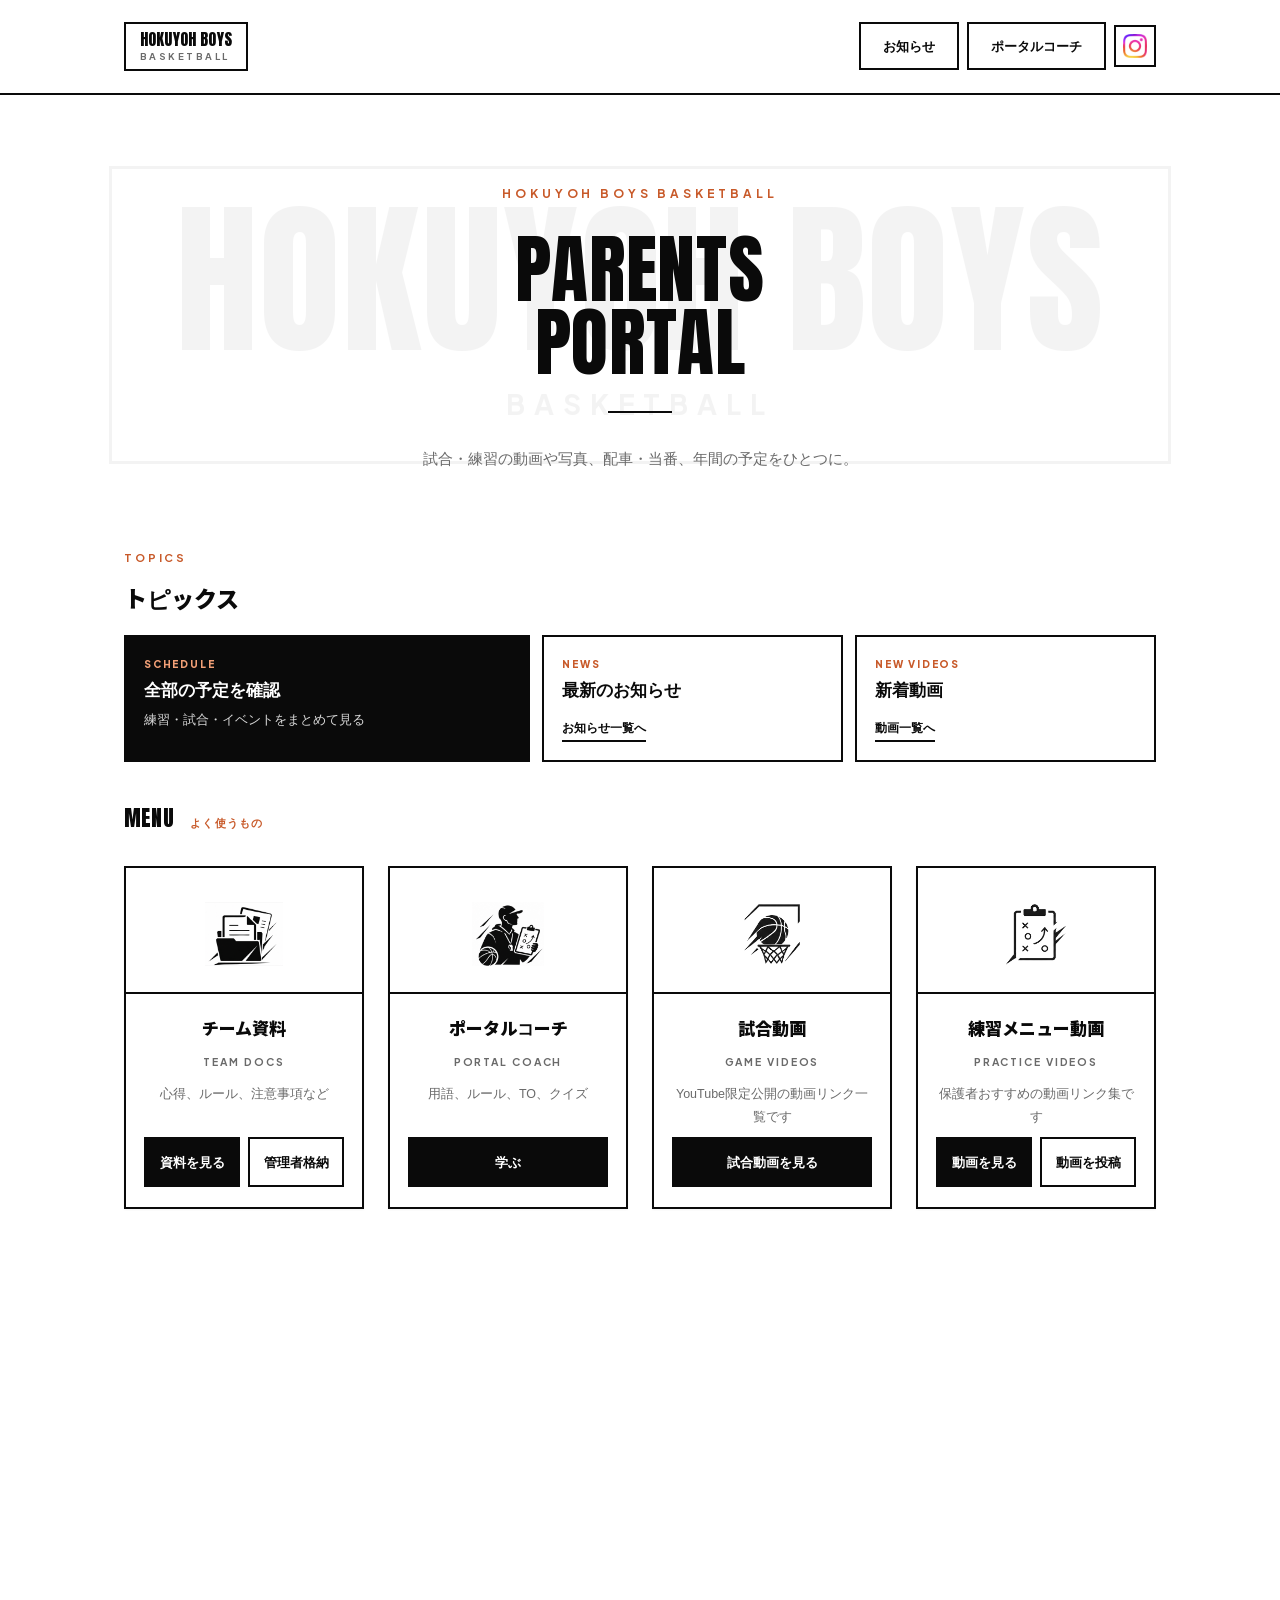
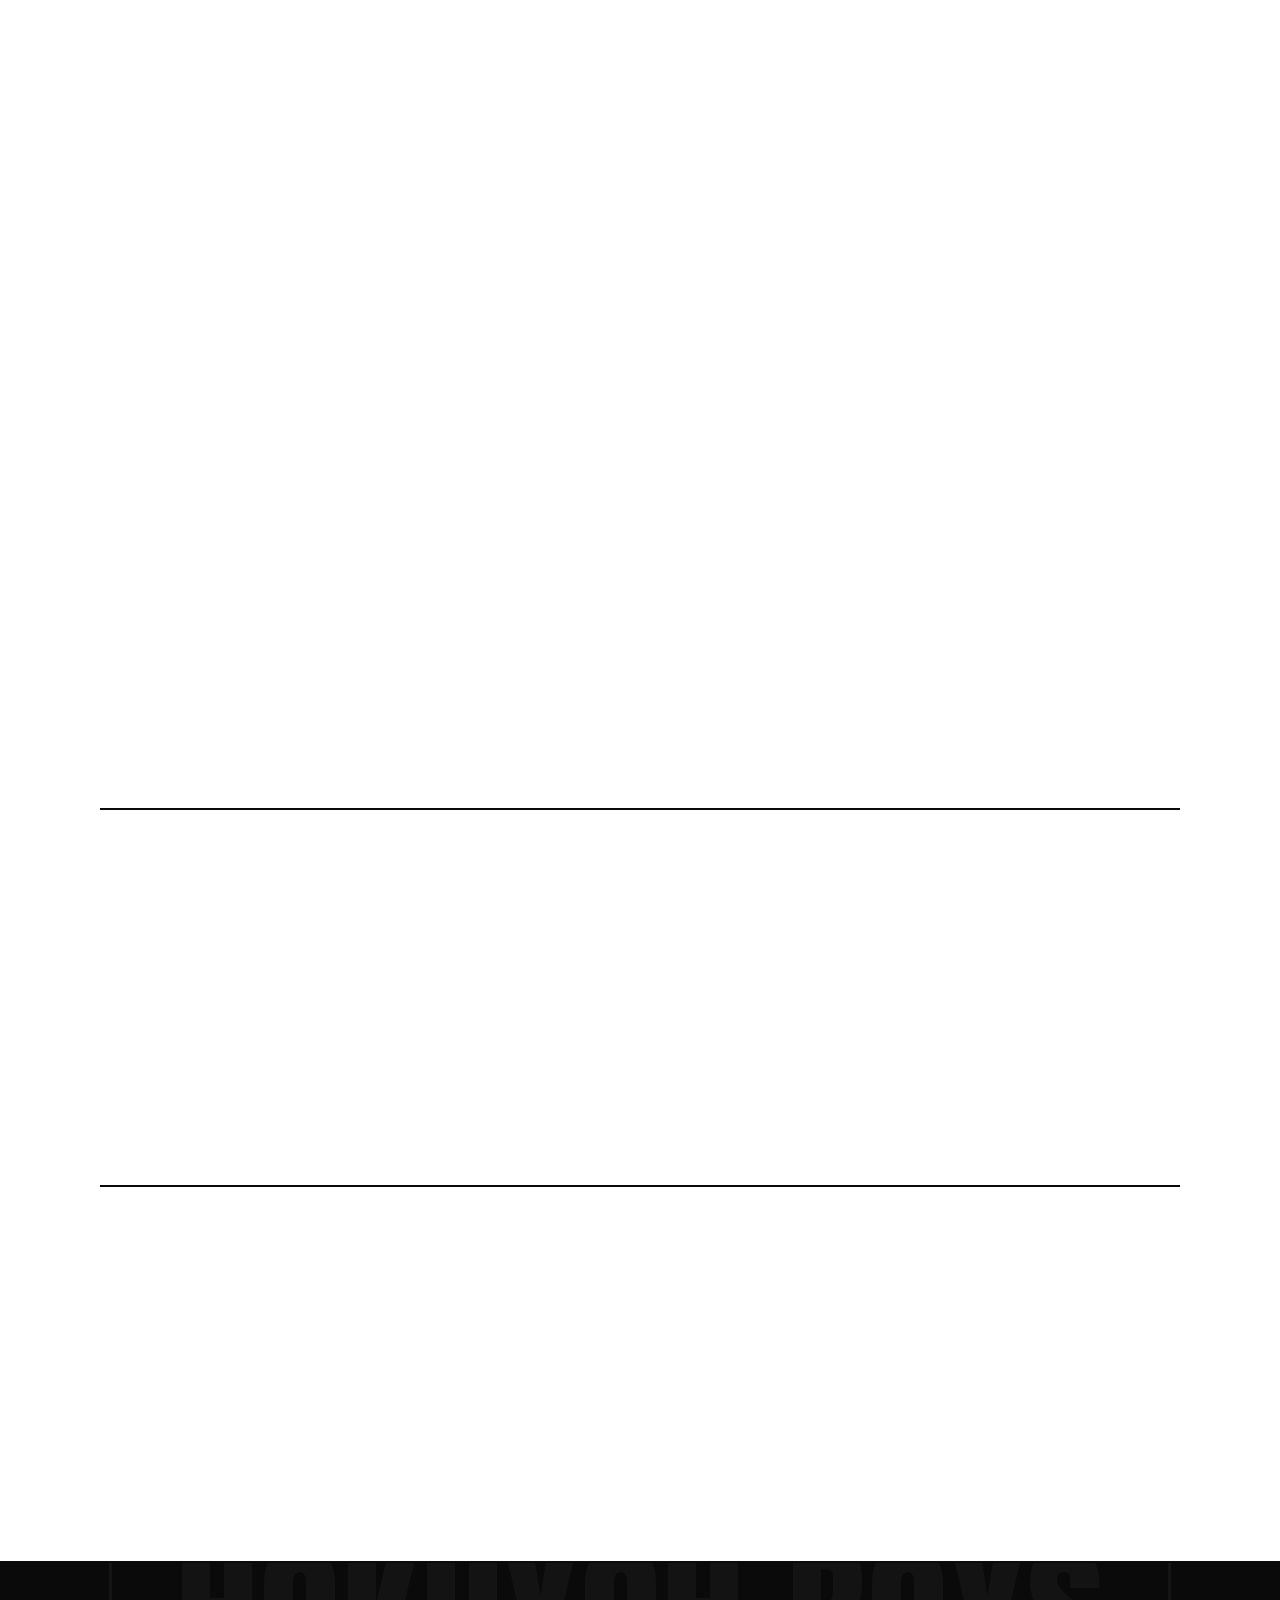
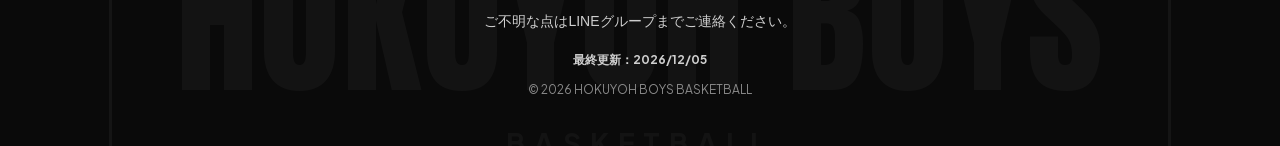
<file: docs/index.html>
<!DOCTYPE html>
<html lang="ja">
<head>
<meta charset="UTF-8">
<meta name="viewport" content="width=device-width, initial-scale=1.0">
<meta name="robots" content="noindex, nofollow">
<meta name="mobile-web-app-capable" content="yes">
<meta name="theme-color" content="#ffffff">
<meta name="apple-mobile-web-app-capable" content="yes">
<meta name="apple-mobile-web-app-status-bar-style" content="default">
<meta name="apple-mobile-web-app-title" content="北陽ポータル">
<link rel="apple-touch-icon" href="assets/apple-touch-icon.png">
<link rel="icon" href="assets/favicon.png" type="image/png">
<link rel="manifest" href="site.webmanifest">
<title>HOKUYOH BOYS BASKETBALL ポータル</title>
<link rel="stylesheet" href="style.css">
</head>
<body>

<header class="header">
  <div class="header__inner">
    <a class="brand__box" href="#">
      <div class="display">HOKUYOH BOYS</div>
      <div class="brand__tagline jk">BASKETBALL</div>
    </a>
    <nav class="header__nav" aria-label="サイト内リンク">
      <a class="header__link jk" href="#news">お知らせ</a>
      <a class="header__link jk" href="basketball-guide.html">ポータルコーチ</a>
      <a class="header__icon-link" href="https://www.instagram.com/hokuyohboys?igsh=MXd3dXAxMHlmZWVmdQ==" target="_blank" rel="noopener" aria-label="Instagramを開く">
        <img src="assets/icons/instagram.png" alt="" aria-hidden="true">
      </a>
    </nav>
  </div>
</header>

<section class="hero">
  <div class="watermark" aria-hidden="true">
    <div class="watermark__box">
      <div class="display">HOKUYOH BOYS</div>
      <div class="watermark__tag jk">BASKETBALL</div>
    </div>
  </div>
  <div class="hero__content">
    <p class="hero__eyebrow jk">HOKUYOH BOYS BASKETBALL</p>
    <h1 class="hero__title display">PARENTS<br>PORTAL</h1>
    <hr class="hero__rule">
    <p class="hero__text">試合・練習の動画や写真、配車・当番、年間の予定をひとつに。</p>
  </div>
</section>

<main>

  <section class="today" aria-label="トピックス">
    <div class="today__head">
      <span class="section__eyebrow jk">TOPICS</span>
      <h2 class="today__title jp-heading">トピックス</h2>
    </div>
    <div class="today__grid">
      <a class="today__item today__item--strong" href="https://calendar.google.com/calendar/embed?src=f33b2dd6ae117cc3875c1f04dac2b86de94c0e66df3f69db5e971a52a82ee30d%40group.calendar.google.com&src=a0aeb42083234277889b8c1ef3d94ad4afe59b2971ac325bb88499e631e10609%40group.calendar.google.com&src=bff2c3454f69b077512aec52fa0835a6007d38467eb1fc2a16837f255dcfd620%40group.calendar.google.com&src=8ee065645703dd0fa18f87e4f497f3f7c80d64333608c443c6b4885d3b468a86%40group.calendar.google.com&src=2fd1514a8170628d2e4fa2ccfedb0fc47c7da51aa8dce6d6b761136d21fb9f1b%40group.calendar.google.com&ctz=Asia%2FTokyo" target="_blank" rel="noopener">
        <span class="today__label jk">Schedule</span>
        <strong>全部の予定を確認</strong>
        <span>練習・試合・イベントをまとめて見る</span>
      </a>
      <div class="today__item today__item--news">
        <span class="today__label jk">News</span>
        <strong>最新のお知らせ</strong>
        <ul class="today-news-list" id="today-news-list-items">
          <li>読み込み中です…</li>
        </ul>
        <a class="today__link jk" href="#news">お知らせ一覧へ</a>
      </div>
      <div class="today__item today__item--videos">
        <span class="today__label jk">New Videos</span>
        <strong>新着動画</strong>
        <ul class="today-video-list" id="today-video-list-items">
          <li>読み込み中です…</li>
        </ul>
        <a class="today__link jk" href="#videos">動画一覧へ</a>
      </div>
    </div>
  </section>

  <section class="menu" aria-label="メニュー">
    <div class="menu__lede">
      <span class="display">MENU</span>
      <span class="jk">よく使うもの</span>
    </div>
    <div class="menu__grid">

      <div class="tile" id="team-docs">
        <div class="tile__photo">
          <img class="tile__icon" src="assets/icons/team-docs.png" alt="" aria-hidden="true">
        </div>
        <div class="tile__caption">
          <h2 class="tile__title jp-heading">チーム資料</h2>
          <p class="tile__eyebrow jk">Team Docs</p>
          <p class="tile__desc">心得、ルール、注意事項など</p>
          <div class="tile__actions">
            <a class="btn btn--fill jk" href="https://drive.google.com/drive/folders/1AnGZXAjVahS-2W9rD3IKSwdhG3kyehwF?usp=drive_link" target="_blank" rel="noopener">資料を見る</a>
            <a class="btn btn--line jk" href="https://drive.google.com/drive/folders/1AnGZXAjVahS-2W9rD3IKSwdhG3kyehwF?usp=drive_link" target="_blank" rel="noopener">管理者格納</a>
          </div>
        </div>
      </div>

      <a class="tile" href="basketball-guide.html">
        <div class="tile__photo">
          <img class="tile__icon" src="assets/icons/portal-coach.png" alt="" aria-hidden="true">
        </div>
        <div class="tile__caption">
          <h2 class="tile__title jp-heading">ポータルコーチ</h2>
          <p class="tile__eyebrow jk">Portal Coach</p>
          <p class="tile__desc">用語、ルール、TO、クイズ</p>
          <div class="tile__actions"><span class="btn btn--fill jk">学ぶ</span></div>
        </div>
      </a>

      <a class="tile" href="#videos">
        <div class="tile__photo">
          <img class="tile__icon" src="assets/icons/game-videos.png" alt="" aria-hidden="true">
        </div>
        <div class="tile__caption">
          <h2 class="tile__title jp-heading">試合動画</h2>
          <p class="tile__eyebrow jk">Game Videos</p>
          <p class="tile__desc">YouTube限定公開の動画リンク一覧です</p>
          <div class="tile__actions"><span class="btn btn--fill jk">試合動画を見る</span></div>
        </div>
      </a>

      <div class="tile">
        <div class="tile__photo">
          <img class="tile__icon" src="assets/icons/practice-videos.png" alt="" aria-hidden="true">
        </div>
        <div class="tile__caption">
          <h2 class="tile__title jp-heading">練習メニュー動画</h2>
          <p class="tile__eyebrow jk">Practice Videos</p>
          <p class="tile__desc">保護者おすすめの動画リンク集です</p>
          <div class="tile__actions">
            <a class="btn btn--fill jk" href="#videos-practice">動画を見る</a>
            <a class="btn btn--line jk" href="https://docs.google.com/forms/d/e/1FAIpQLSfDgkNKnWEdS__shD3UpoqWKWRAsYk61wl57OmT8T6432GQew/viewform" target="_blank" rel="noopener">動画を投稿</a>
          </div>
        </div>
      </div>

      <a class="tile" href="https://drive.google.com/drive/folders/1US1ZZtTrQlREZBcIR8_s0ObkQHpMFt3a?usp=drive_link" target="_blank" rel="noopener">
        <div class="tile__photo">
          <img class="tile__icon" src="assets/icons/team-photos.png" alt="" aria-hidden="true">
        </div>
        <div class="tile__caption">
          <h2 class="tile__title jp-heading">チーム写真</h2>
          <p class="tile__eyebrow jk">Team Photos</p>
          <p class="tile__desc">チームの写真をまとめています</p>
          <div class="tile__actions"><span class="btn btn--fill jk">写真を見る</span></div>
        </div>
      </a>

      <a class="tile" href="https://docs.google.com/forms/d/e/1FAIpQLSewkBA9Xbw9gpoaHtSKisRJqU6MnKahSR9RBYTEPT9lPG82Ng/viewform" target="_blank" rel="noopener">
        <div class="tile__photo">
          <img class="tile__icon" src="assets/icons/car.png" alt="" aria-hidden="true">
        </div>
        <div class="tile__caption">
          <h2 class="tile__title jp-heading">配車希望フォーム</h2>
          <p class="tile__eyebrow jk">Carpool</p>
          <p class="tile__desc">配車希望はこちらのフォームからご回答ください</p>
          <div class="tile__actions"><span class="btn btn--fill jk">配車を回答する</span></div>
        </div>
      </a>

      <div class="tile">
        <div class="tile__photo">
          <img class="tile__icon" src="assets/icons/duty.png" alt="" aria-hidden="true">
        </div>
        <div class="tile__caption">
          <h2 class="tile__title jp-heading">当番表回答フォーム</h2>
          <p class="tile__eyebrow jk">Duty List</p>
          <p class="tile__desc">入団時の基本回答と、翌月15日までの当番不可日連絡はこちらから</p>
          <div class="tile__actions">
            <a class="btn btn--fill jk" href="https://docs.google.com/forms/d/e/1FAIpQLSexc1GUbnEHf-nYrasL71NvFEJRjsMeRMphoxka0smc10kjNA/viewform" target="_blank" rel="noopener">基本<br>フォーム</a>
            <!-- TODO: サンプルURLです。担当者から本番の「当番不可日連絡フォーム」URLを受け取り次第、差し替えてください -->
            <a class="btn btn--line jk" href="https://docs.google.com/forms/d/e/1FAIpQLSc7Wv6tM5NeQMb01ODVOfYSDfaX3iw3iLRhPdbBzwfExj3HMw/viewform" target="_blank" rel="noopener">不可日連絡</a>
          </div>
        </div>
      </div>

      <div class="tile tile--calendar">
        <div class="tile__photo">
          <img class="tile__icon" src="assets/icons/calendar.png" alt="" aria-hidden="true">
        </div>
        <div class="tile__caption">
          <h2 class="tile__title jp-heading">予定カレンダー</h2>
          <p class="tile__eyebrow jk">Calendar</p>
          <p class="tile__desc">練習・試合などの予定</p>
          <div class="tile__actions tile__actions--stack">
            <a class="btn btn--fill jk" href="https://calendar.google.com/calendar/embed?src=f33b2dd6ae117cc3875c1f04dac2b86de94c0e66df3f69db5e971a52a82ee30d%40group.calendar.google.com&src=a0aeb42083234277889b8c1ef3d94ad4afe59b2971ac325bb88499e631e10609%40group.calendar.google.com&src=bff2c3454f69b077512aec52fa0835a6007d38467eb1fc2a16837f255dcfd620%40group.calendar.google.com&src=8ee065645703dd0fa18f87e4f497f3f7c80d64333608c443c6b4885d3b468a86%40group.calendar.google.com&src=2fd1514a8170628d2e4fa2ccfedb0fc47c7da51aa8dce6d6b761136d21fb9f1b%40group.calendar.google.com&ctz=Asia%2FTokyo" target="_blank" rel="noopener">全部の予定を見る</a>
            <div class="tile__actions tile__actions--wrap">
              <a class="btn btn--line calendar-chip calendar-chip--practice jk" href="https://calendar.google.com/calendar/embed?src=f33b2dd6ae117cc3875c1f04dac2b86de94c0e66df3f69db5e971a52a82ee30d%40group.calendar.google.com&ctz=Asia%2FTokyo" target="_blank" rel="noopener">練習</a>
              <a class="btn btn--line calendar-chip calendar-chip--game jk" href="https://calendar.google.com/calendar/embed?src=a0aeb42083234277889b8c1ef3d94ad4afe59b2971ac325bb88499e631e10609%40group.calendar.google.com&ctz=Asia%2FTokyo" target="_blank" rel="noopener">試合・大会</a>
              <a class="btn btn--line calendar-chip calendar-chip--scrimmage jk" href="https://calendar.google.com/calendar/embed?src=bff2c3454f69b077512aec52fa0835a6007d38467eb1fc2a16837f255dcfd620%40group.calendar.google.com&ctz=Asia%2FTokyo" target="_blank" rel="noopener">練習試合</a>
              <a class="btn btn--line calendar-chip calendar-chip--league jk" href="https://calendar.google.com/calendar/embed?src=8ee065645703dd0fa18f87e4f497f3f7c80d64333608c443c6b4885d3b468a86%40group.calendar.google.com&ctz=Asia%2FTokyo" target="_blank" rel="noopener">リーグ戦</a>
              <a class="btn btn--line calendar-chip calendar-chip--other jk" href="https://calendar.google.com/calendar/embed?src=2fd1514a8170628d2e4fa2ccfedb0fc47c7da51aa8dce6d6b761136d21fb9f1b%40group.calendar.google.com&ctz=Asia%2FTokyo" target="_blank" rel="noopener">その他</a>
            </div>
          </div>
        </div>
      </div>

      <div class="tile">
        <div class="tile__photo">
          <img class="tile__icon" src="assets/icons/tournament.png" alt="" aria-hidden="true">
        </div>
        <div class="tile__caption">
          <h2 class="tile__title jp-heading">大会資料</h2>
          <p class="tile__eyebrow jk">Tournament Docs</p>
          <p class="tile__desc">大会案内・要項・組み合わせなど</p>
          <div class="tile__actions">
            <a class="btn btn--fill jk" href="https://drive.google.com/drive/folders/1o-R9FhZq-f7QU7wPO_rIx9HqpvuDlwAym5HY-eBxT8ukphk2DDoiSA0kKW3P3Z1fhG0e75tB?usp=drive_link" target="_blank" rel="noopener">資料を見る</a>
            <a class="btn btn--line jk" href="https://docs.google.com/forms/d/e/1FAIpQLSfRKfWQB95q3oewC-67UZIcWHzhofkTNKBOswudCxiXgHa-Vg/viewform" target="_blank" rel="noopener">アップロード</a>
          </div>
        </div>
      </div>

    </div>
  </section>

  <section class="section" id="news">
    <div class="section__inner">
      <div class="columns">

        <div>
          <div class="section__head">
            <div><span class="section__eyebrow jk">NEWS</span><h2 class="section__title jp-heading">お知らせ</h2></div>
          </div>
          <ul class="info-list" id="news-list-items">
            <li class="video-list__loading">読み込み中です…</li>
          </ul>
          <p class="video-list__fallback" id="news-list-fallback" hidden>
            この一覧は、ファイルをダブルクリックして開いた場合は表示されません（ブラウザの制限のためです）。Live Serverで開くか、公開後のURLで見てください。今すぐ確認したい場合は<a href="https://docs.google.com/spreadsheets/d/1JIbBC5dvNMUyz2NIgtVdV8S7LgwngiCIgELJ6XBKC8Y/edit?usp=sharing" target="_blank" rel="noopener">スプレッドシートを直接開く</a>こともできます。
          </p>
        </div>

        <div>
          <div class="section__head">
            <div><span class="section__eyebrow jk">SCHEDULE</span><h2 class="section__title jp-heading">今後の予定</h2></div>
          </div>
          <ul class="info-list">
            <!-- 予定はGoogleカレンダーの内容にあわせて手動で更新してください -->
            <li><span class="info-list__date info-list__date--practice jk">07/12(日)</span><span>通常練習 9:00〜12:00 @北陽</span></li>
            <li data-monthly-duty-deadline="15" data-show-from-days="7" data-urgent-from-days="3" hidden><span class="info-list__date info-list__date--other jk" data-deadline-date></span><span>翌月分の当番不可日 連絡締切 <span class="deadline-badge" data-deadline-badge></span></span></li>
            <li><span class="info-list__date info-list__date--practice jk">07/22(水)</span><span>通常練習 17:00〜19:00 @日輪体育館</span></li>
          </ul>
        </div>

      </div>
    </div>
  </section>

  <section class="section" id="videos">
    <div class="section__inner">
      <div class="section__head">
        <div><span class="section__eyebrow jk">GAME FILM</span><h2 class="section__title jp-heading">試合動画（最新5件）</h2></div>
      </div>
      <ul class="video-list" id="video-list-items">
        <li class="video-list__loading">読み込み中です…</li>
      </ul>
      <p class="video-list__fallback" id="video-list-fallback" hidden>
        この一覧は、ファイルをダブルクリックして開いた場合は表示されません（ブラウザの制限のためです）。Live Serverで開くか、公開後のURLで見てください。今すぐ確認したい場合は<a href="https://docs.google.com/spreadsheets/d/1TBYDvLzq03UqUlb8W3bAm4CMuBT7OX4D_l5q2GUWxJc/edit?usp=sharing" target="_blank" rel="noopener">スプレッドシートを直接開く</a>こともできます。
      </p>
      <p class="video-list__more">
        過去の試合動画も含めて全部見たい場合はこちらから確認できます。
      </p>
      <div class="video-list__actions">
        <a class="btn btn--fill jk" href="all-videos.html?type=game">試合動画をすべて見る</a>
      </div>
    </div>
  </section>

  <section class="section" id="videos-practice">
    <div class="section__inner">
      <div class="section__head">
        <div><span class="section__eyebrow jk">PRACTICE FILM</span><h2 class="section__title jp-heading">練習メニュー動画（新着5件）</h2></div>
      </div>
      <ul class="video-list" id="practice-list-items">
        <li class="video-list__loading">読み込み中です…</li>
      </ul>
      <p class="video-list__fallback" id="practice-list-fallback" hidden>
        この一覧は、ファイルをダブルクリックして開いた場合は表示されません（ブラウザの制限のためです）。Live Serverで開くか、公開後のURLで見てください。今すぐ確認したい場合は<a href="https://docs.google.com/spreadsheets/d/1ega5Ifh2ofvAGzc5wyMstgb_cxGswxYnz0XauzWERcs/edit" target="_blank" rel="noopener">スプレッドシートを直接開く</a>こともできます。
      </p>
      <p class="video-list__more">
        過去の投稿も含めて全部見たい場合や、動画を共有したい場合はこちらから進めます。
      </p>
      <div class="video-list__actions">
        <a class="btn btn--fill jk" href="all-videos.html?type=practice">練習動画をすべて見る</a>
        <a class="btn btn--line jk" href="https://docs.google.com/forms/d/e/1FAIpQLSfDgkNKnWEdS__shD3UpoqWKWRAsYk61wl57OmT8T6432GQew/viewform" target="_blank" rel="noopener">動画を投稿</a>
      </div>
    </div>
  </section>

</main>

<footer class="footer">
  <div class="watermark" aria-hidden="true">
    <div class="watermark__box">
      <div class="display">HOKUYOH BOYS</div>
      <div class="watermark__tag jk">BASKETBALL</div>
    </div>
  </div>
  <div class="footer__inner">
    <p>ご不明な点はLINEグループまでご連絡ください。</p>
    <p class="footer__updated jk" data-last-modified>最終更新：--/--/--</p>
    <p class="footer__copyright jk">&copy; 2026 HOKUYOH BOYS BASKETBALL</p>
  </div>
</footer>

<script src="site.js?v=20260708d" defer></script>
<script src="videos.js?v=20260708d" defer></script>

</body>
</html>
</file>
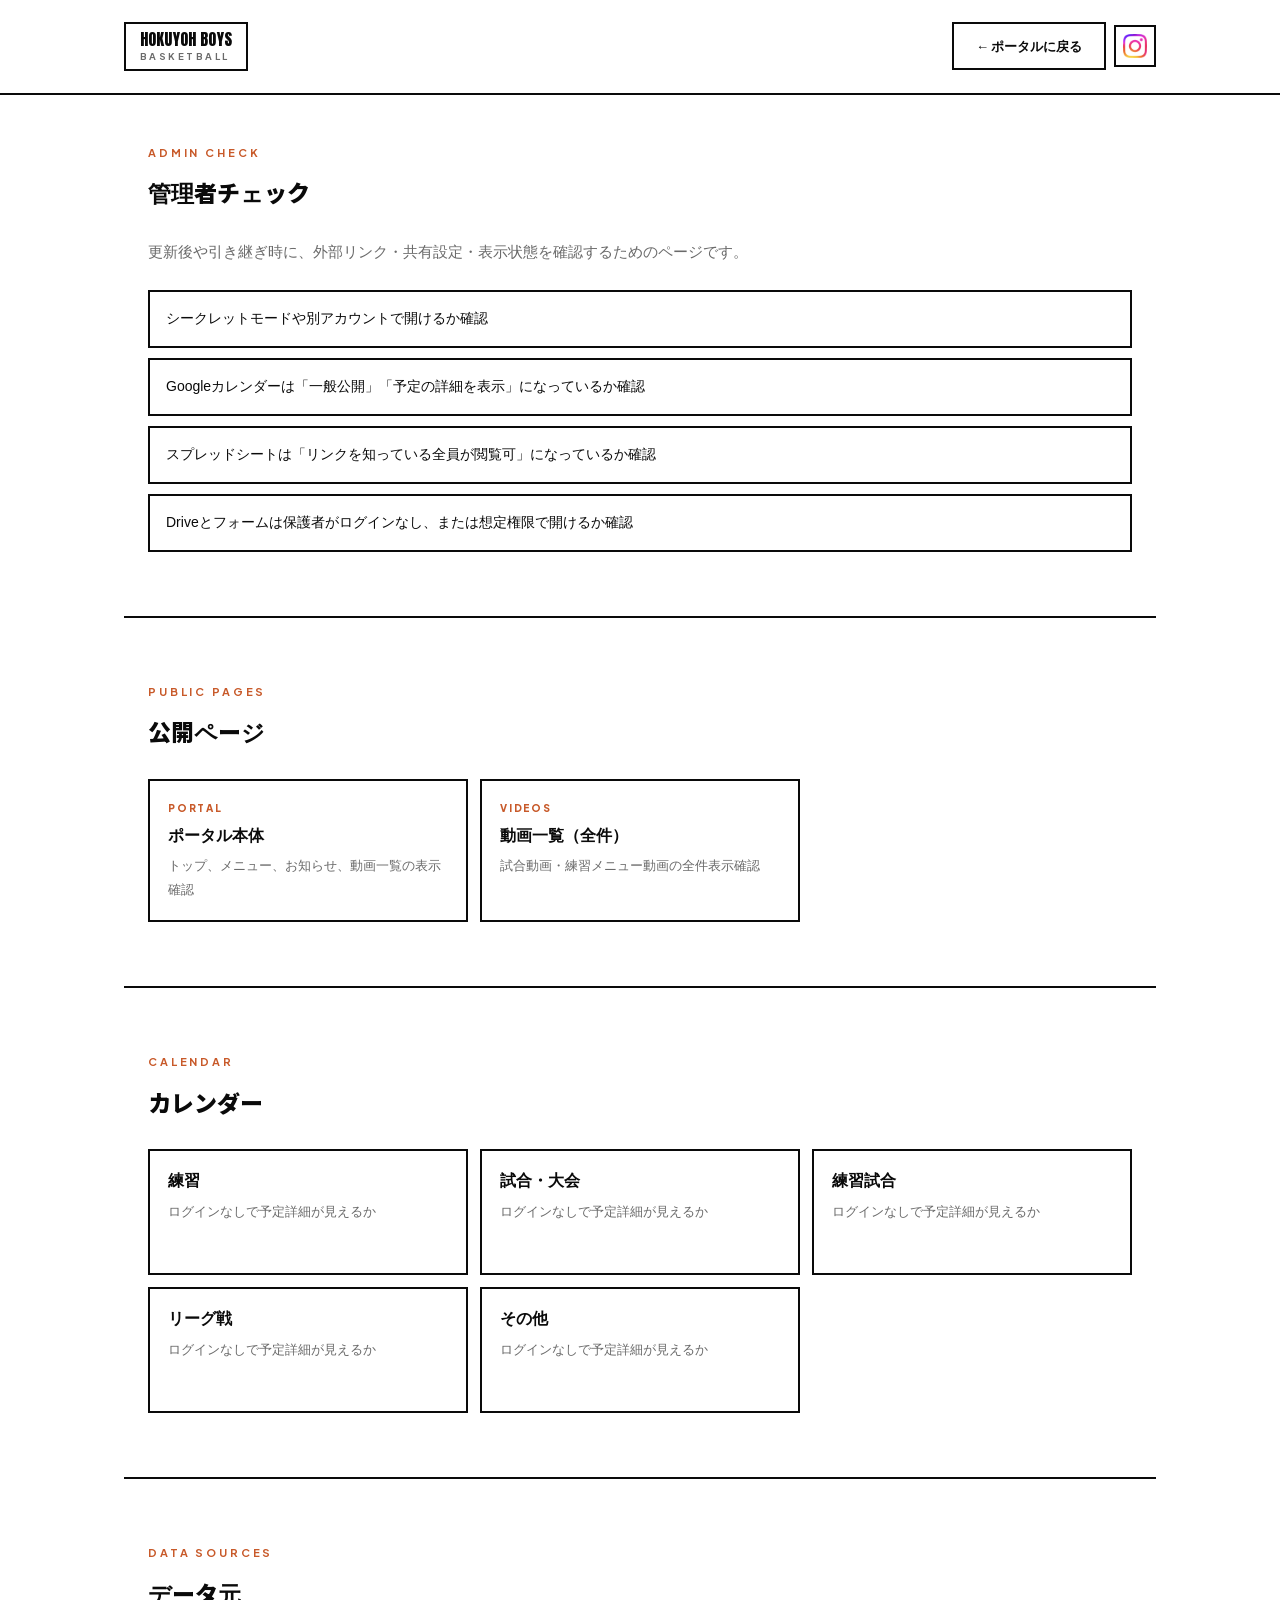
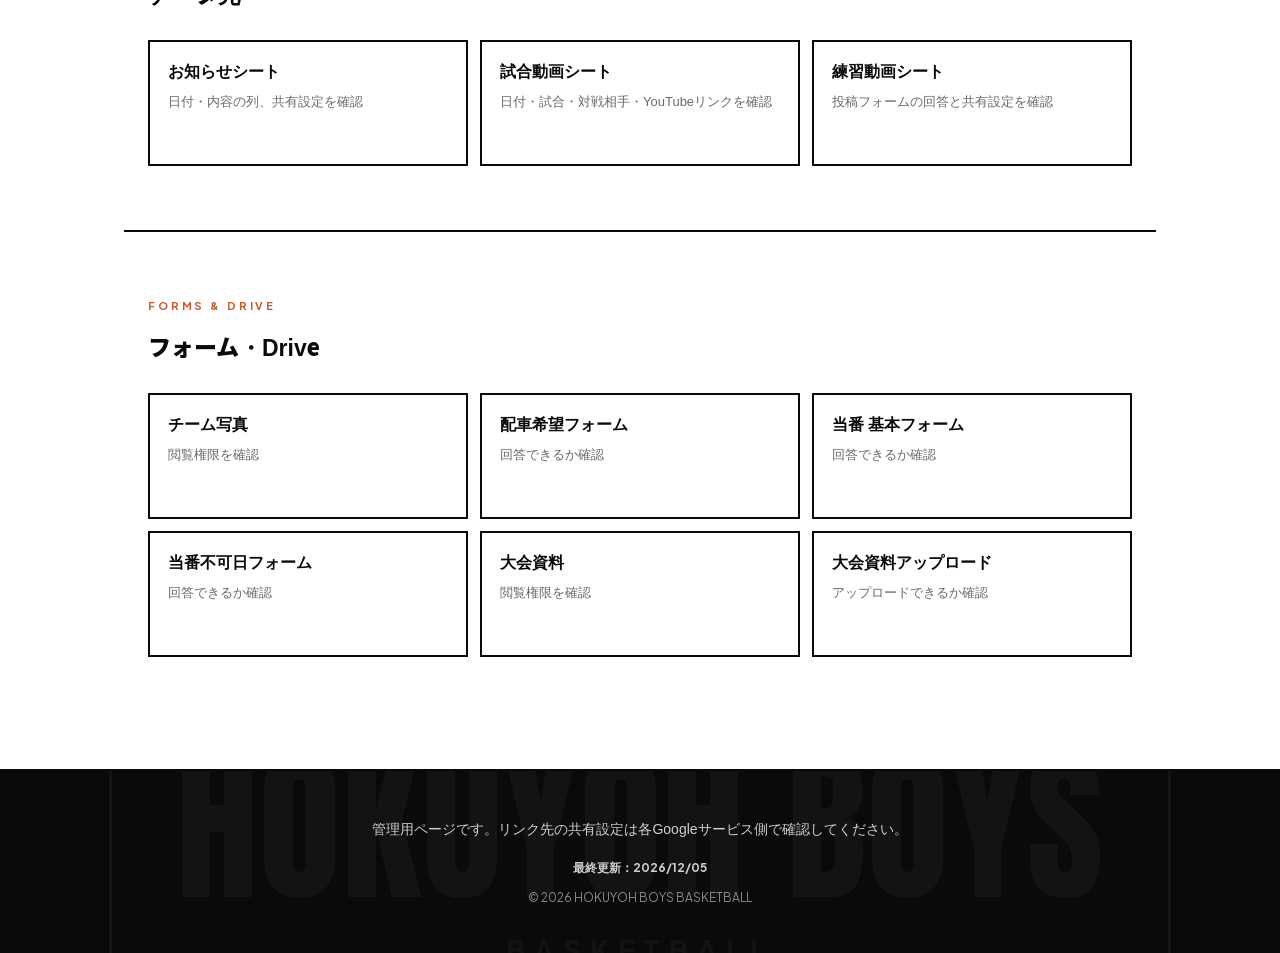
<file: docs/admin-check.html>
<!DOCTYPE html>
<html lang="ja">
<head>
<meta charset="UTF-8">
<meta name="viewport" content="width=device-width, initial-scale=1.0">
<meta name="robots" content="noindex, nofollow">
<meta name="mobile-web-app-capable" content="yes">
<meta name="theme-color" content="#ffffff">
<meta name="apple-mobile-web-app-capable" content="yes">
<meta name="apple-mobile-web-app-status-bar-style" content="default">
<meta name="apple-mobile-web-app-title" content="北陽ポータル">
<link rel="apple-touch-icon" href="assets/apple-touch-icon.png">
<link rel="icon" href="assets/favicon.png" type="image/png">
<link rel="manifest" href="site.webmanifest">
<title>管理者チェック｜HOKUYOH BOYS BASKETBALL ポータル</title>
<link rel="stylesheet" href="style.css">
</head>
<body>

<header class="header">
  <div class="header__inner">
    <div class="brand__box">
      <div class="display">HOKUYOH BOYS</div>
      <div class="brand__tagline jk">BASKETBALL</div>
    </div>
    <nav class="header__nav" aria-label="サイト内リンク">
      <a class="header__link jk" href="index.html">← ポータルに戻る</a>
      <a class="header__icon-link" href="https://www.instagram.com/hokuyohboys?igsh=MXd3dXAxMHlmZWVmdQ==" target="_blank" rel="noopener" aria-label="Instagramを開く">
        <img src="assets/icons/instagram.png" alt="" aria-hidden="true">
      </a>
    </nav>
  </div>
</header>

<main class="container admin">

  <section class="section" style="padding-top: 48px;">
    <div class="section__inner">
      <div class="section__head">
        <div>
          <span class="section__eyebrow jk">ADMIN CHECK</span>
          <h1 class="section__title jp-heading">管理者チェック</h1>
        </div>
      </div>
      <p class="admin__lead">
        更新後や引き継ぎ時に、外部リンク・共有設定・表示状態を確認するためのページです。
      </p>
      <div class="admin-checklist">
        <div class="admin-checklist__item">シークレットモードや別アカウントで開けるか確認</div>
        <div class="admin-checklist__item">Googleカレンダーは「一般公開」「予定の詳細を表示」になっているか確認</div>
        <div class="admin-checklist__item">スプレッドシートは「リンクを知っている全員が閲覧可」になっているか確認</div>
        <div class="admin-checklist__item">Driveとフォームは保護者がログインなし、または想定権限で開けるか確認</div>
      </div>
    </div>
  </section>

  <section class="section">
    <div class="section__inner">
      <div class="section__head">
        <div><span class="section__eyebrow jk">PUBLIC PAGES</span><h2 class="section__title jp-heading">公開ページ</h2></div>
      </div>
      <div class="admin-grid">
        <a class="admin-card" href="index.html" target="_blank" rel="noopener">
          <span class="today__label jk">Portal</span>
          <strong>ポータル本体</strong>
          <span>トップ、メニュー、お知らせ、動画一覧の表示確認</span>
        </a>
        <a class="admin-card" href="all-videos.html" target="_blank" rel="noopener">
          <span class="today__label jk">Videos</span>
          <strong>動画一覧（全件）</strong>
          <span>試合動画・練習メニュー動画の全件表示確認</span>
        </a>
      </div>
    </div>
  </section>

  <section class="section">
    <div class="section__inner">
      <div class="section__head">
        <div><span class="section__eyebrow jk">CALENDAR</span><h2 class="section__title jp-heading">カレンダー</h2></div>
      </div>
      <div class="admin-grid">
        <a class="admin-card" href="https://calendar.google.com/calendar/embed?src=f33b2dd6ae117cc3875c1f04dac2b86de94c0e66df3f69db5e971a52a82ee30d%40group.calendar.google.com&ctz=Asia%2FTokyo" target="_blank" rel="noopener"><strong>練習</strong><span>ログインなしで予定詳細が見えるか</span></a>
        <a class="admin-card" href="https://calendar.google.com/calendar/embed?src=a0aeb42083234277889b8c1ef3d94ad4afe59b2971ac325bb88499e631e10609%40group.calendar.google.com&ctz=Asia%2FTokyo" target="_blank" rel="noopener"><strong>試合・大会</strong><span>ログインなしで予定詳細が見えるか</span></a>
        <a class="admin-card" href="https://calendar.google.com/calendar/embed?src=bff2c3454f69b077512aec52fa0835a6007d38467eb1fc2a16837f255dcfd620%40group.calendar.google.com&ctz=Asia%2FTokyo" target="_blank" rel="noopener"><strong>練習試合</strong><span>ログインなしで予定詳細が見えるか</span></a>
        <a class="admin-card" href="https://calendar.google.com/calendar/embed?src=8ee065645703dd0fa18f87e4f497f3f7c80d64333608c443c6b4885d3b468a86%40group.calendar.google.com&ctz=Asia%2FTokyo" target="_blank" rel="noopener"><strong>リーグ戦</strong><span>ログインなしで予定詳細が見えるか</span></a>
        <a class="admin-card" href="https://calendar.google.com/calendar/embed?src=2fd1514a8170628d2e4fa2ccfedb0fc47c7da51aa8dce6d6b761136d21fb9f1b%40group.calendar.google.com&ctz=Asia%2FTokyo" target="_blank" rel="noopener"><strong>その他</strong><span>ログインなしで予定詳細が見えるか</span></a>
      </div>
    </div>
  </section>

  <section class="section">
    <div class="section__inner">
      <div class="section__head">
        <div><span class="section__eyebrow jk">DATA SOURCES</span><h2 class="section__title jp-heading">データ元</h2></div>
      </div>
      <div class="admin-grid">
        <a class="admin-card" href="https://docs.google.com/spreadsheets/d/1JIbBC5dvNMUyz2NIgtVdV8S7LgwngiCIgELJ6XBKC8Y/edit?usp=sharing" target="_blank" rel="noopener"><strong>お知らせシート</strong><span>日付・内容の列、共有設定を確認</span></a>
        <a class="admin-card" href="https://docs.google.com/spreadsheets/d/1TBYDvLzq03UqUlb8W3bAm4CMuBT7OX4D_l5q2GUWxJc/edit?usp=sharing" target="_blank" rel="noopener"><strong>試合動画シート</strong><span>日付・試合・対戦相手・YouTubeリンクを確認</span></a>
        <a class="admin-card" href="https://docs.google.com/spreadsheets/d/1ega5Ifh2ofvAGzc5wyMstgb_cxGswxYnz0XauzWERcs/edit" target="_blank" rel="noopener"><strong>練習動画シート</strong><span>投稿フォームの回答と共有設定を確認</span></a>
      </div>
    </div>
  </section>

  <section class="section">
    <div class="section__inner">
      <div class="section__head">
        <div><span class="section__eyebrow jk">FORMS & DRIVE</span><h2 class="section__title jp-heading">フォーム・Drive</h2></div>
      </div>
      <div class="admin-grid">
        <a class="admin-card" href="https://drive.google.com/drive/folders/1US1ZZtTrQlREZBcIR8_s0ObkQHpMFt3a?usp=drive_link" target="_blank" rel="noopener"><strong>チーム写真</strong><span>閲覧権限を確認</span></a>
        <a class="admin-card" href="https://docs.google.com/forms/d/e/1FAIpQLSewkBA9Xbw9gpoaHtSKisRJqU6MnKahSR9RBYTEPT9lPG82Ng/viewform" target="_blank" rel="noopener"><strong>配車希望フォーム</strong><span>回答できるか確認</span></a>
        <a class="admin-card" href="https://docs.google.com/forms/d/e/1FAIpQLSexc1GUbnEHf-nYrasL71NvFEJRjsMeRMphoxka0smc10kjNA/viewform" target="_blank" rel="noopener"><strong>当番 基本フォーム</strong><span>回答できるか確認</span></a>
        <a class="admin-card" href="https://docs.google.com/forms/d/e/1FAIpQLSc7Wv6tM5NeQMb01ODVOfYSDfaX3iw3iLRhPdbBzwfExj3HMw/viewform" target="_blank" rel="noopener"><strong>当番不可日フォーム</strong><span>回答できるか確認</span></a>
        <a class="admin-card" href="https://drive.google.com/drive/folders/1o-R9FhZq-f7QU7wPO_rIx9HqpvuDlwAym5HY-eBxT8ukphk2DDoiSA0kKW3P3Z1fhG0e75tB?usp=drive_link" target="_blank" rel="noopener"><strong>大会資料</strong><span>閲覧権限を確認</span></a>
        <a class="admin-card" href="https://docs.google.com/forms/d/e/1FAIpQLSfRKfWQB95q3oewC-67UZIcWHzhofkTNKBOswudCxiXgHa-Vg/viewform" target="_blank" rel="noopener"><strong>大会資料アップロード</strong><span>アップロードできるか確認</span></a>
      </div>
    </div>
  </section>

</main>

<footer class="footer">
  <div class="watermark" aria-hidden="true">
    <div class="watermark__box">
      <div class="display">HOKUYOH BOYS</div>
      <div class="watermark__tag jk">BASKETBALL</div>
    </div>
  </div>
  <div class="footer__inner">
    <p>管理用ページです。リンク先の共有設定は各Googleサービス側で確認してください。</p>
    <p class="footer__updated jk" data-last-modified>最終更新：--/--/--</p>
    <p class="footer__copyright jk">&copy; 2026 HOKUYOH BOYS BASKETBALL</p>
  </div>
</footer>

<script src="site.js?v=20260708d" defer></script>

</body>
</html>
</file>
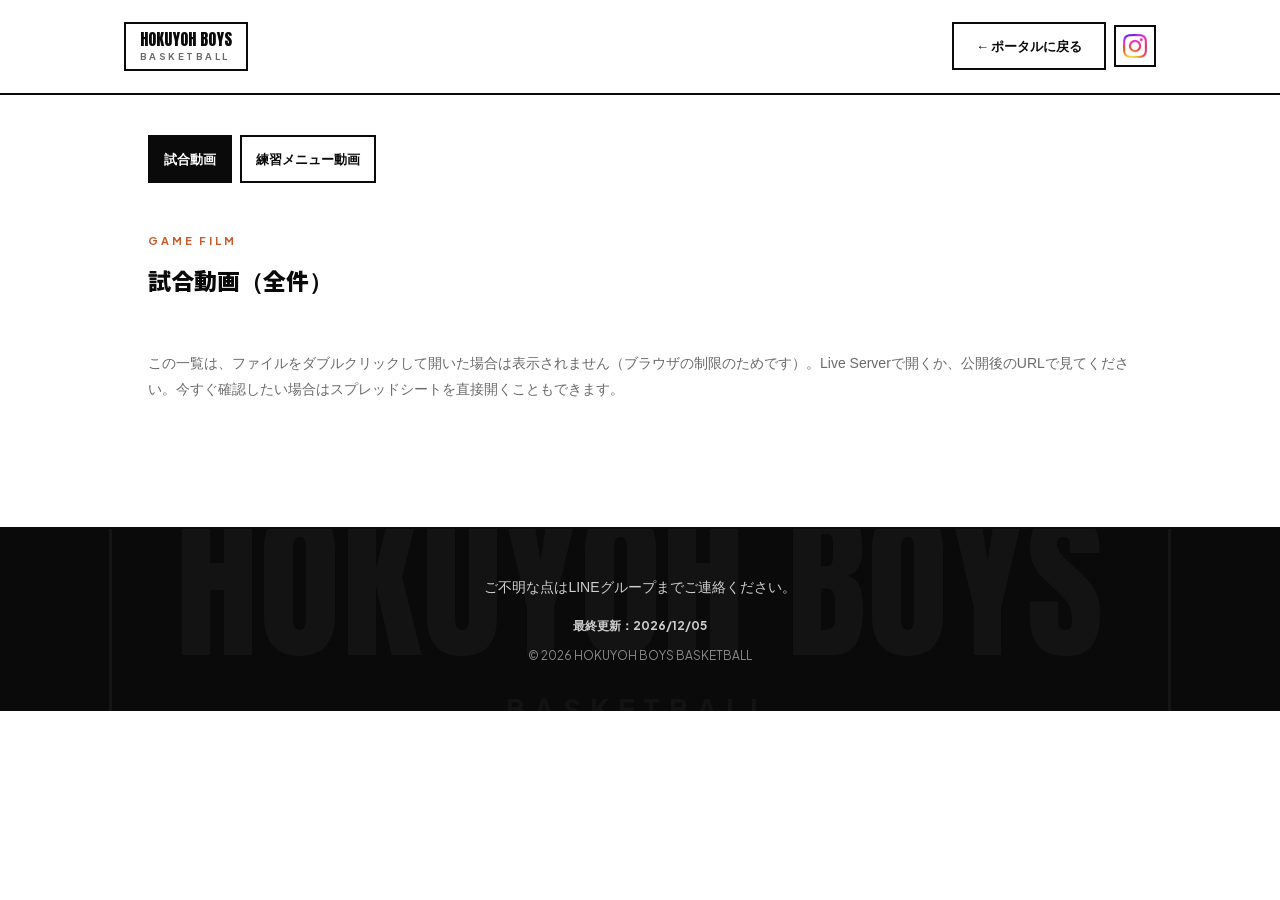
<file: docs/all-videos.html>
<!DOCTYPE html>
<html lang="ja">
<head>
<meta charset="UTF-8">
<meta name="viewport" content="width=device-width, initial-scale=1.0">
<meta name="robots" content="noindex, nofollow">
<meta name="mobile-web-app-capable" content="yes">
<meta name="theme-color" content="#ffffff">
<meta name="apple-mobile-web-app-capable" content="yes">
<meta name="apple-mobile-web-app-status-bar-style" content="default">
<meta name="apple-mobile-web-app-title" content="北陽ポータル">
<link rel="apple-touch-icon" href="assets/apple-touch-icon.png">
<link rel="icon" href="assets/favicon.png" type="image/png">
<link rel="manifest" href="site.webmanifest">
<title>動画一覧（全件）｜HOKUYOH BOYS BASKETBALL ポータル</title>
<link rel="stylesheet" href="style.css">
</head>
<body>

<header class="header">
  <div class="header__inner">
    <div class="brand__box">
      <div class="display">HOKUYOH BOYS</div>
      <div class="brand__tagline jk">BASKETBALL</div>
    </div>
    <nav class="header__nav" aria-label="サイト内リンク">
      <a class="header__link jk" href="index.html">← ポータルに戻る</a>
      <a class="header__icon-link" href="https://www.instagram.com/hokuyohboys?igsh=MXd3dXAxMHlmZWVmdQ==" target="_blank" rel="noopener" aria-label="Instagramを開く">
        <img src="assets/icons/instagram.png" alt="" aria-hidden="true">
      </a>
    </nav>
  </div>
</header>

<main class="container">
  <nav class="video-mode-nav" aria-label="動画種別の切り替え">
    <a class="video-mode-nav__button jk" href="all-videos.html?type=game" data-video-mode-link="game">試合動画</a>
    <a class="video-mode-nav__button jk" href="all-videos.html?type=practice" data-video-mode-link="practice">練習メニュー動画</a>
  </nav>

  <section class="section" id="videos" data-video-section="game" style="padding-top: 48px;">
    <div class="section__inner">
      <div class="section__head">
        <div><span class="section__eyebrow jk">GAME FILM</span><h2 class="section__title jp-heading">試合動画（全件）</h2></div>
      </div>
      <div class="video-filter" id="match-year-filter" aria-label="試合動画の年度選択"></div>
      <div class="video-filter" id="match-month-filter" aria-label="試合動画の月選択"></div>
      <ul class="video-list" id="video-list-items-all">
        <li class="video-list__loading">読み込み中です…</li>
      </ul>
      <p class="video-list__fallback" id="video-list-fallback-all" hidden>
        この一覧は、ファイルをダブルクリックして開いた場合は表示されません（ブラウザの制限のためです）。Live Serverで開くか、公開後のURLで見てください。今すぐ確認したい場合は<a href="https://docs.google.com/spreadsheets/d/1TBYDvLzq03UqUlb8W3bAm4CMuBT7OX4D_l5q2GUWxJc/edit?usp=sharing" target="_blank" rel="noopener">スプレッドシートを直接開く</a>こともできます。
      </p>
    </div>
  </section>

  <section class="section" id="videos-practice" data-video-section="practice">
    <div class="section__inner">
      <div class="section__head">
        <div><span class="section__eyebrow jk">PRACTICE FILM</span><h2 class="section__title jp-heading">練習メニュー動画（全件）</h2></div>
      </div>
      <div class="video-filter" id="practice-category-filter" aria-label="練習メニュー動画カテゴリ"></div>
      <ul class="video-list" id="practice-list-items-all">
        <li class="video-list__loading">読み込み中です…</li>
      </ul>
      <p class="video-list__fallback" id="practice-list-fallback-all" hidden>
        この一覧は、ファイルをダブルクリックして開いた場合は表示されません（ブラウザの制限のためです）。Live Serverで開くか、公開後のURLで見てください。今すぐ確認したい場合は<a href="https://docs.google.com/spreadsheets/d/1ega5Ifh2ofvAGzc5wyMstgb_cxGswxYnz0XauzWERcs/edit" target="_blank" rel="noopener">スプレッドシートを直接開く</a>こともできます。
      </p>
    </div>
  </section>

</main>

<footer class="footer">
  <div class="watermark" aria-hidden="true">
    <div class="watermark__box">
      <div class="display">HOKUYOH BOYS</div>
      <div class="watermark__tag jk">BASKETBALL</div>
    </div>
  </div>
  <div class="footer__inner">
    <p>ご不明な点はLINEグループまでご連絡ください。</p>
    <p class="footer__updated jk" data-last-modified>最終更新：--/--/--</p>
    <p class="footer__copyright jk">&copy; 2026 HOKUYOH BOYS BASKETBALL</p>
  </div>
</footer>

<script src="site.js?v=20260708d" defer></script>
<script src="videos.js?v=20260708d" defer></script>

</body>
</html>
</file>
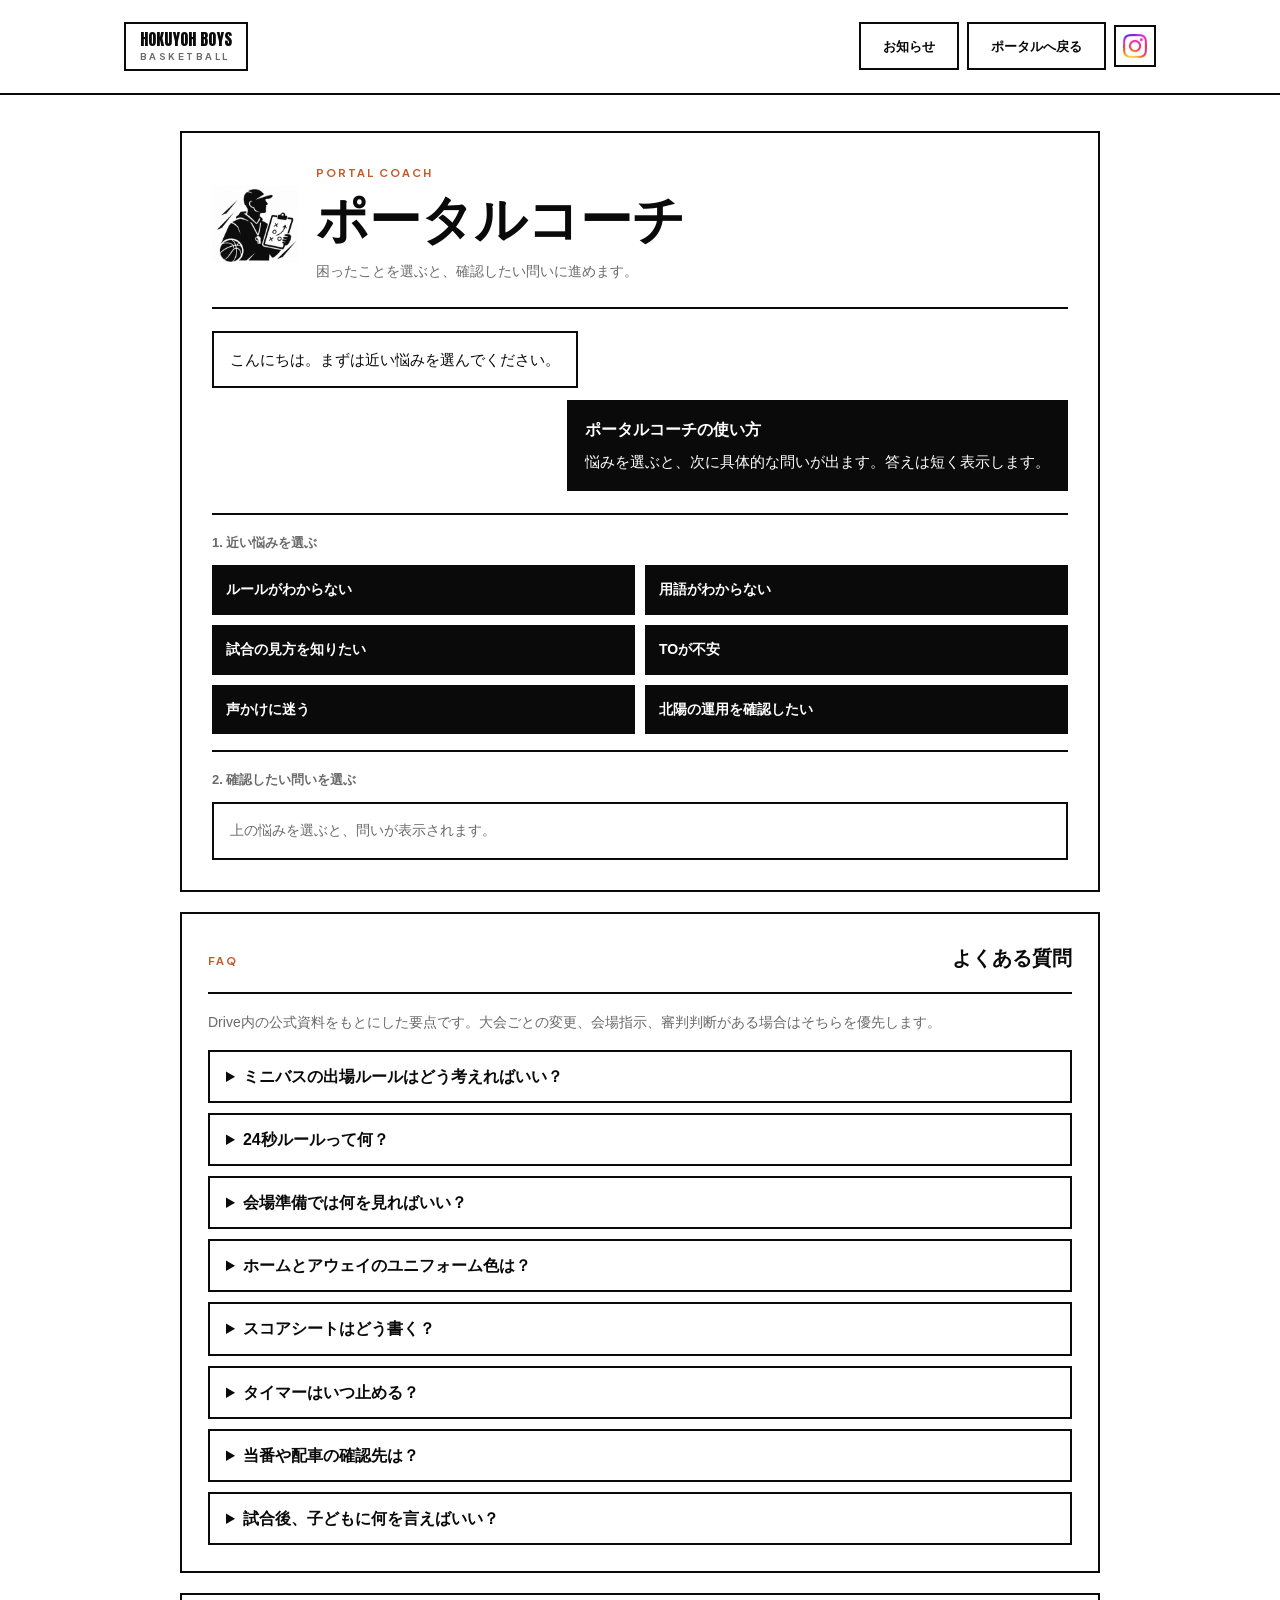
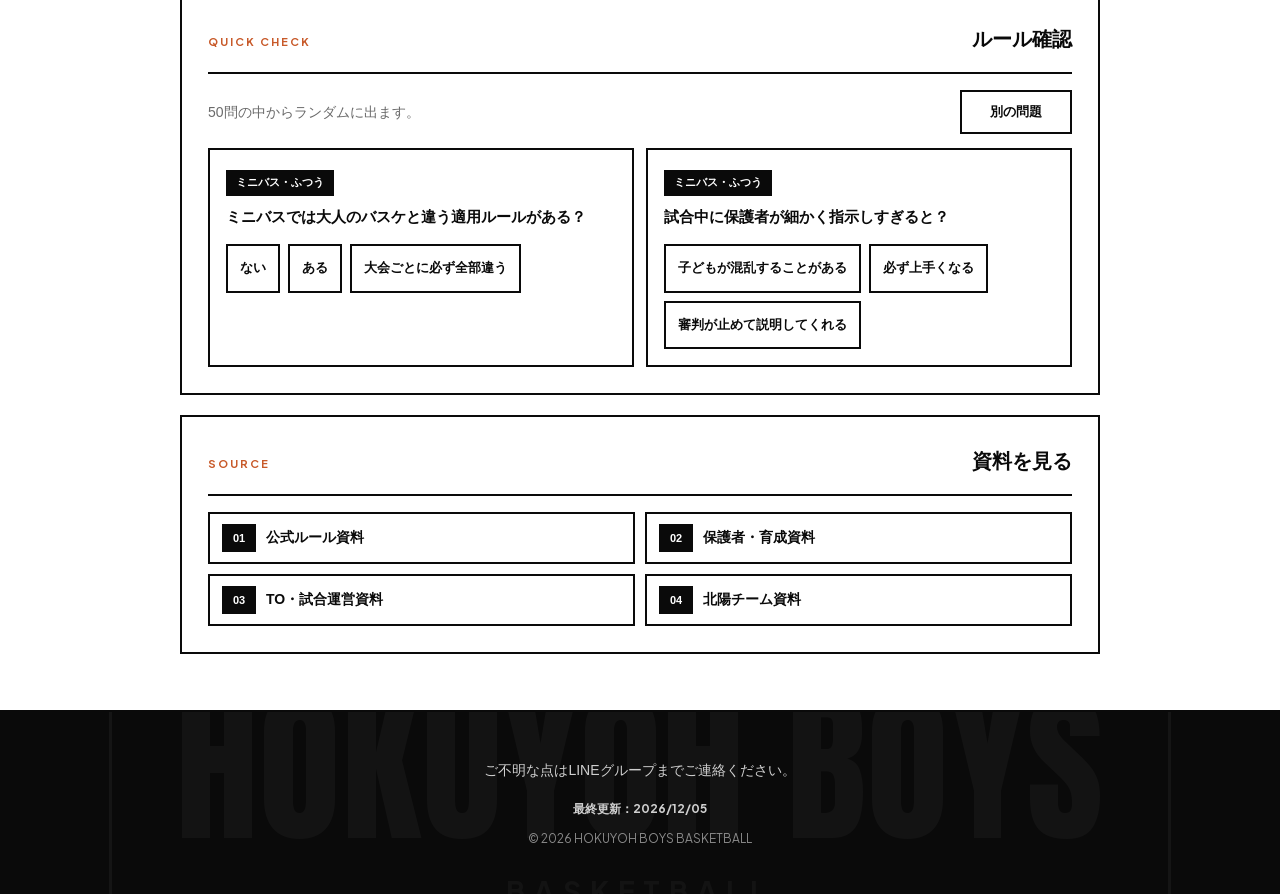
<file: docs/basketball-guide.html>
<!DOCTYPE html>
<html lang="ja">
<head>
<meta charset="UTF-8">
<meta name="viewport" content="width=device-width, initial-scale=1.0">
<meta name="robots" content="noindex, nofollow">
<meta name="mobile-web-app-capable" content="yes">
<meta name="theme-color" content="#ffffff">
<meta name="apple-mobile-web-app-capable" content="yes">
<meta name="apple-mobile-web-app-status-bar-style" content="default">
<meta name="apple-mobile-web-app-title" content="北陽ポータル">
<link rel="apple-touch-icon" href="assets/apple-touch-icon.png">
<link rel="icon" href="assets/favicon.png" type="image/png">
<link rel="manifest" href="site.webmanifest">
<title>ポータルコーチ | 北陽男子ミニバス</title>
<link rel="stylesheet" href="style.css">
</head>
<body class="guide-page coach-page">

<header class="header">
  <div class="header__inner">
    <a class="brand__box" href="index.html">
      <div class="display">HOKUYOH BOYS</div>
      <div class="brand__tagline jk">BASKETBALL</div>
    </a>
    <nav class="header__nav" aria-label="サイト内リンク">
      <a class="header__link jk" href="index.html#news">お知らせ</a>
      <a class="header__link jk" href="index.html">ポータルへ戻る</a>
      <a class="header__icon-link" href="https://www.instagram.com/hokuyohboys?igsh=MXd3dXAxMHlmZWVmdQ==" target="_blank" rel="noopener" aria-label="Instagramを開く">
        <img src="assets/icons/instagram.png" alt="" aria-hidden="true">
      </a>
    </nav>
  </div>
</header>

<main class="coach-main">
  <section class="coach-shell" aria-label="ポータルコーチ">
    <div class="coach-intro">
      <img class="coach-intro__icon" src="assets/icons/portal-coach.png" alt="" aria-hidden="true">
      <div>
        <span class="section__eyebrow jk">PORTAL COACH</span>
        <h1 class="coach-title">ポータルコーチ</h1>
        <p>困ったことを選ぶと、確認したい問いに進めます。</p>
      </div>
    </div>

    <div class="coach-chat" aria-live="polite">
      <div class="coach-bubble coach-bubble--coach">
        <span>こんにちは。まずは近い悩みを選んでください。</span>
      </div>
      <div class="coach-bubble coach-bubble--answer" id="coach-answer">
        <strong>ポータルコーチの使い方</strong>
        <span>悩みを選ぶと、次に具体的な問いが出ます。答えは短く表示します。</span>
      </div>
    </div>

    <div class="coach-step">
      <p class="coach-step__label">1. 近い悩みを選ぶ</p>
      <div class="coach-topic-grid" aria-label="悩みを選ぶ">
        <button type="button" data-coach-topic="rules">ルールがわからない</button>
        <button type="button" data-coach-topic="words">用語がわからない</button>
        <button type="button" data-coach-topic="watch">試合の見方を知りたい</button>
        <button type="button" data-coach-topic="to">TOが不安</button>
        <button type="button" data-coach-topic="voice">声かけに迷う</button>
        <button type="button" data-coach-topic="team">北陽の運用を確認したい</button>
      </div>
    </div>

    <div class="coach-step">
      <p class="coach-step__label">2. 確認したい問いを選ぶ</p>
      <div class="coach-question-grid" id="coach-question-list" aria-label="問いを選ぶ">
        <p class="coach-question-empty">上の悩みを選ぶと、問いが表示されます。</p>
      </div>
    </div>
  </section>

  <section class="coach-mini-section" id="faq">
    <div class="coach-section-head">
      <span class="section__eyebrow jk">FAQ</span>
      <h2>よくある質問</h2>
    </div>
    <p class="coach-faq-note">Drive内の公式資料をもとにした要点です。大会ごとの変更、会場指示、審判判断がある場合はそちらを優先します。</p>

    <div class="coach-faq-list" id="coach-faq-list">
      <p class="coach-faq-loading">読み込み中です…</p>
    </div>
  </section>

  <section class="coach-mini-section" id="quiz">
    <div class="coach-section-head">
      <span class="section__eyebrow jk">QUICK CHECK</span>
      <h2>ルール確認</h2>
    </div>
    <div class="coach-quiz-toolbar">
      <p>50問の中からランダムに出ます。</p>
      <button type="button" class="btn btn--line jk" id="shuffle-quiz">別の問題</button>
    </div>
    <div class="coach-quiz-row" id="coach-quiz-list">
      <p class="coach-quiz-loading">読み込み中です…</p>
    </div>
  </section>

  <section class="coach-mini-section" id="source-folders">
    <div class="coach-section-head">
      <span class="section__eyebrow jk">SOURCE</span>
      <h2>資料を見る</h2>
    </div>
    <div class="coach-source-list">
      <a href="https://drive.google.com/drive/folders/1zuK6Hvdu2iEoZbSRsmuwpLiITnT7pHgl?usp=drive_link" target="_blank" rel="noopener"><strong>01</strong><span>公式ルール資料</span></a>
      <a href="https://drive.google.com/drive/folders/10pitEkvwieK0Z_evCugE7k4HiZaRYlrf?usp=drive_link" target="_blank" rel="noopener"><strong>02</strong><span>保護者・育成資料</span></a>
      <a href="https://drive.google.com/drive/folders/1Byok4RjLxFtzR97p6Zphv-9tDuxObjrv?usp=drive_link" target="_blank" rel="noopener"><strong>03</strong><span>TO・試合運営資料</span></a>
      <a href="https://drive.google.com/drive/folders/10r-x7mHK4ipq5HfdiIqm9dGN5jD5KpvP?usp=drive_link" target="_blank" rel="noopener"><strong>04</strong><span>北陽チーム資料</span></a>
    </div>
  </section>
</main>

<footer class="footer">
  <div class="watermark" aria-hidden="true">
    <div class="watermark__box">
      <div class="display">HOKUYOH BOYS</div>
      <div class="watermark__tag jk">BASKETBALL</div>
    </div>
  </div>
  <div class="footer__inner">
    <p>ご不明な点はLINEグループまでご連絡ください。</p>
    <p class="footer__updated jk" data-last-modified>最終更新：--/--/--</p>
    <p class="footer__copyright jk">&copy; 2026 HOKUYOH BOYS BASKETBALL</p>
  </div>
</footer>

<script src="site.js?v=20260708d" defer></script>
<script>
document.addEventListener("DOMContentLoaded", () => {
  const QUIZ_SHEET_ID = "1uEU5AHv6Q3YjtuE52wO_QJ4CEBLhBMUxK8cDeeucjtY";
  const FAQ_SHEET_ID = "1zZyZNdedMka7htpHacT-870NYOZaIa_CIEMDiz73LXk";

  const escapeHtml = (str) => String(str == null ? "" : str).replace(/[&<>"']/g, (char) => ({
    "&": "&amp;",
    "<": "&lt;",
    ">": "&gt;",
    "\"": "&quot;",
    "'": "&#39;"
  })[char]);

  const isSafeUrl = (url) => /^(https?:\/\/|assets\/|\.\/)/.test(String(url || "").trim());

  const topics = {
    rules: {
      label: "ルールがわからない",
      intro: "よく迷う反則や守り方を確認できます。",
      questions: [
        ["travel", "トラベリングって？"],
        ["double", "ダブルドリブルって？"],
        ["foul", "ファウルって？"],
        ["out", "ラインを出たら？"],
        ["man", "マンツーマンって？"]
      ]
    },
    words: {
      label: "用語がわからない",
      intro: "試合中によく聞く言葉を短く確認できます。",
      questions: [
        ["rebound", "リバウンドって？"],
        ["loose", "ルーズボールって？"],
        ["offense", "オフェンスって？"],
        ["defense", "ディフェンスって？"],
        ["timeout", "タイムアウトって？"]
      ]
    },
    watch: {
      label: "試合の見方を知りたい",
      intro: "点数以外の見どころを確認できます。",
      questions: [
        ["watch", "点数以外はどこを見る？"],
        ["offball", "ボールを持っていない子は？"],
        ["defgood", "守備の良いプレーは？"],
        ["switch", "切り替えって何？"]
      ]
    },
    to: {
      label: "TOが不安",
      intro: "TOで見ること、困った時の考え方を確認できます。",
      questions: [
        ["to", "TOって何をする？"],
        ["score", "スコアラーは何を見る？"],
        ["timer", "タイマーは何を見る？"],
        ["tohelp", "迷った時は？"]
      ]
    },
    voice: {
      label: "声かけに迷う",
      intro: "試合前後の声かけのヒントを確認できます。",
      questions: [
        ["voice", "試合後は何を言えばいい？"],
        ["miss", "ミスした時は？"],
        ["judge", "判定が気になった時は？"]
      ]
    },
    team: {
      label: "北陽の運用を確認したい",
      intro: "チーム独自ルールは資料で確認します。",
      questions: [
        ["car", "配車はどこを見る？"],
        ["duty", "当番はどこを見る？"],
        ["teamdocs", "北陽資料はどこ？"]
      ]
    }
  };

  const answers = {
    travel: ["トラベリング", "ボールを持ったまま、足を動かしすぎる反則です。迷ったら「ドリブルする・パスする・シュートする」のどれかを見ます。"],
    double: ["ダブルドリブル", "ドリブルを一度止めたあと、もう一度ドリブルすると反則です。止めたあとはパスかシュートが基本です。"],
    foul: ["ファウル", "相手を押す、つかむ、ぶつかって動きを妨げるなどの接触です。体が触れたら必ずファウル、ではありません。"],
    out: ["ラインを出たら？", "ボールやボールを持った選手がラインの外に触れると、相手チームのスローインで再開することがあります。"],
    man: ["マンツーマン", "守る相手を決めて、その選手を責任を持って守る考え方です。U12では育成のために大切にされています。"],
    rebound: ["リバウンド", "シュートが外れたあと、ボールを取りにいくプレーです。点を取ることと同じくらい大事です。"],
    loose: ["ルーズボール", "どちらのチームもまだ完全に持っていないボールです。先に反応して取りにいく姿勢が大切です。"],
    offense: ["オフェンス", "攻める側のことです。シュートだけでなく、パスや動きで味方を助けることも含まれます。"],
    defense: ["ディフェンス", "守る側のことです。相手の前に戻る、声を出す、リバウンドに入ることも良い守備です。"],
    timeout: ["タイムアウト", "試合中に作戦確認などで取る中断です。ベンチの話を聞いて、次のプレーに向かいます。"],
    watch: ["点数以外の見どころ", "戻りの速さ、リバウンド、声かけ、ボールを持っていない時の動きを見ると成長が見えます。"],
    offball: ["ボールを持っていない時", "味方がパスしやすい位置に動く、守る準備をするなど、目立たない良いプレーがあります。"],
    defgood: ["守備の良いプレー", "相手の前に戻る、抜かれた味方を助ける、リバウンドに入る動きは良いプレーです。"],
    switch: ["切り替え", "攻撃から守備、守備から攻撃へすぐ動くことです。ミスの後ほど切り替えが大切です。"],
    to: ["TO", "得点、時間、ファウル、交代などを記録・管理する係です。試合を進めるための大事な役割です。"],
    score: ["スコアラー", "得点やファウルなどを記録します。表示と記録が合っているか落ち着いて確認します。"],
    timer: ["タイマー", "試合時間やタイムアウトなど、時間に関わる操作を担当します。迷った時はすぐ確認します。"],
    tohelp: ["TOで迷った時", "一人で判断しきらず、TO主任や審判に確認します。わからないまま進めないことが大切です。"],
    voice: ["試合後の声かけ", "結果よりも、挑戦したこと、続けたこと、仲間のために動いたことを見つけて伝えるのがおすすめです。"],
    miss: ["ミスした時", "ミスそのものより、次のプレーに向かえたかを見ます。「切り替えられていたね」と具体的に伝えます。"],
    judge: ["判定が気になった時", "判定への不満を子どもの前で強く出しすぎないことが大切です。相手や審判を尊重する姿勢も学びになります。"],
    car: ["配車", "配車は北陽独自の運用です。担当者から共有されるフォームやチーム資料を確認します。"],
    duty: ["当番", "当番や不可日連絡は北陽独自の運用です。ポータルの当番フォームとチーム資料を確認します。"],
    teamdocs: ["北陽チーム資料", "心得、応援マナー、当番、配車などは北陽チーム資料で確認する内容です。今後ここに反映していきます。"]
  };
  const answerBox = document.querySelector("#coach-answer");
  const questionList = document.querySelector("#coach-question-list");

  const showAnswer = (key) => {
    const answer = answers[key];
    if (!answerBox || !answer) return;
    document.querySelectorAll("[data-coach-question]").forEach((item) => item.classList.remove("is-active"));
    document.querySelector(`[data-coach-question="${key}"]`)?.classList.add("is-active");
    answerBox.innerHTML = `<strong>${answer[0]}</strong><span>${answer[1]}</span>`;
  };

  const renderTopic = (key) => {
    const topic = topics[key];
    if (!topic || !questionList || !answerBox) return;
    document.querySelectorAll("[data-coach-topic]").forEach((item) => item.classList.remove("is-active"));
    document.querySelector(`[data-coach-topic="${key}"]`)?.classList.add("is-active");
    questionList.innerHTML = topic.questions.map(([questionKey, label]) => (
      `<button type="button" data-coach-question="${questionKey}">${label}</button>`
    )).join("");
    answerBox.innerHTML = `<strong>${topic.label}</strong><span>${topic.intro}</span>`;
    questionList.querySelectorAll("[data-coach-question]").forEach((button) => {
      button.addEventListener("click", () => showAnswer(button.dataset.coachQuestion));
    });
  };

  document.querySelectorAll("[data-coach-topic]").forEach((button) => {
    button.addEventListener("click", () => {
      renderTopic(button.dataset.coachTopic);
    });
  });

  const parseCsv = (text) => {
    const rows = [];
    let row = [];
    let value = "";
    let inQuotes = false;
    for (let i = 0; i < text.length; i += 1) {
      const char = text[i];
      const next = text[i + 1];
      if (char === '"' && inQuotes && next === '"') {
        value += '"';
        i += 1;
      } else if (char === '"') {
        inQuotes = !inQuotes;
      } else if (char === "," && !inQuotes) {
        row.push(value);
        value = "";
      } else if ((char === "\n" || char === "\r") && !inQuotes) {
        if (char === "\r" && next === "\n") i += 1;
        row.push(value);
        if (row.some((cell) => cell !== "")) rows.push(row);
        row = [];
        value = "";
      } else {
        value += char;
      }
    }
    row.push(value);
    if (row.some((cell) => cell !== "")) rows.push(row);
    return rows;
  };

  const toQuizItems = (csvText) => {
    const rows = parseCsv(csvText);
    const headers = rows.shift();
    if (!headers) return [];
    return rows.map((row) => Object.fromEntries(headers.map((header, index) => [header, row[index] || ""])));
  };

  const cellValue = (cell) => {
    if (!cell) return "";
    return cell.f != null ? String(cell.f) : String(cell.v ?? "");
  };

  const parseGvizTable = (text) => {
    const match = text.match(/setResponse\(([\s\S]*)\);?\s*$/);
    if (!match) throw new Error("unexpected sheet response");
    return JSON.parse(match[1]).table;
  };

  const toFaqItems = (csvText) => {
    const rows = parseCsv(csvText);
    const headers = rows.shift();
    if (!headers) return [];
    return rows.map((row) => Object.fromEntries(headers.map((header, index) => [header, row[index] || ""])));
  };

  const toFaqItemsFromGviz = (text) => {
    const table = parseGvizTable(text);
    const headers = (table.cols || []).map((col) => String(col.label || "").trim());
    return (table.rows || []).map((row) => {
      const cells = row.c || [];
      return Object.fromEntries(headers.map((header, index) => [header, cellValue(cells[index])]));
    });
  };

  const normalizeFaqItems = (items) => items
    .filter((item) => (item.status || "公開").trim() === "公開" && item.question && item.answer_detail)
    .sort((a, b) => Number(a.display_order || 9999) - Number(b.display_order || 9999));

  const renderFaq = (items) => {
    const list = document.querySelector("#coach-faq-list");
    if (!list) return;
    const publishedItems = normalizeFaqItems(items);
    if (!publishedItems.length) {
      list.innerHTML = '<p class="coach-faq-loading">表示できるFAQがありません。</p>';
      return;
    }

    list.innerHTML = publishedItems.map((item) => {
      const shortAnswer = item.answer_short && item.answer_short !== item.answer_detail
        ? `<p><strong>${escapeHtml(item.answer_short)}</strong></p>`
        : "";
      const detailParagraphs = String(item.answer_detail || "")
        .split(/\n+/)
        .map((text) => text.trim())
        .filter(Boolean)
        .map((text) => `<p>${escapeHtml(text)}</p>`)
        .join("");
      const sourceBits = [
        item.type ? `区分：${item.type}` : "",
        item.source_file ? `根拠：${item.source_file}` : "",
        item.source_page_or_article ? item.source_page_or_article : ""
      ].filter(Boolean).join(" / ");
      const source = sourceBits ? `<p class="coach-faq-source">${escapeHtml(sourceBits)}</p>` : "";
      const imageUrl = String(item.image_url || "").trim();
      const image = imageUrl && isSafeUrl(imageUrl)
        ? `<div class="coach-court-preview"><img src="${escapeHtml(imageUrl)}" alt="${escapeHtml(item.question)}の参考図"><a class="btn btn--line jk" href="${escapeHtml(imageUrl)}" target="_blank" rel="noopener">大きく見る</a></div>`
        : "";
      const linkUrl = String(item.related_link || item.source_url || "").trim();
      const link = linkUrl && isSafeUrl(linkUrl)
        ? `<p><a href="${escapeHtml(linkUrl)}" target="_blank" rel="noopener">関連資料を開く</a></p>`
        : "";
      return `
        <details>
          <summary>${escapeHtml(item.question)}</summary>
          ${shortAnswer}
          ${detailParagraphs}
          ${image}
          ${source}
          ${link}
        </details>
      `;
    }).join("");
  };

  const fetchFaqItems = () => {
    const sheetUrl = `https://docs.google.com/spreadsheets/d/${FAQ_SHEET_ID}/gviz/tq?tqx=out:json`;
    return fetch(sheetUrl)
      .then((response) => response.ok ? response.text() : Promise.reject(new Error("faq sheet error")))
      .then(toFaqItemsFromGviz)
      .then((items) => normalizeFaqItems(items).length ? items : Promise.reject(new Error("faq sheet empty")))
      .catch(() => fetch("portal-coach-faq.csv")
        .then((response) => response.ok ? response.text() : Promise.reject(new Error("faq csv error")))
        .then(toFaqItems));
  };

  const toQuizItemsFromGviz = (text) => {
    const table = parseGvizTable(text);
    const rows = table.rows || [];
    const labels = (table.cols || []).map((col) => String(col.label || "").trim().toLowerCase());
    const indexOf = (name, fallback) => {
      const index = labels.indexOf(name);
      return index >= 0 ? index : fallback;
    };
    const hasDifficulty = labels.includes("difficulty") || labels.length >= 10;
    const indexes = {
      id: indexOf("id", 0),
      difficulty: indexOf("difficulty", hasDifficulty ? 1 : -1),
      category: indexOf("category", hasDifficulty ? 2 : 1),
      question: indexOf("question", hasDifficulty ? 3 : 2),
      choice_a: indexOf("choice_a", hasDifficulty ? 4 : 3),
      choice_b: indexOf("choice_b", hasDifficulty ? 5 : 4),
      choice_c: indexOf("choice_c", hasDifficulty ? 6 : 5),
      correct: indexOf("correct", hasDifficulty ? 7 : 6),
      explanation: indexOf("explanation", hasDifficulty ? 8 : 7),
      source_folder: indexOf("source_folder", hasDifficulty ? 9 : 8)
    };
    return rows.map((row) => {
      const cells = row.c || [];
      return {
        id: cellValue(cells[indexes.id]),
        difficulty: indexes.difficulty >= 0 ? cellValue(cells[indexes.difficulty]) : "",
        category: cellValue(cells[indexes.category]),
        question: cellValue(cells[indexes.question]),
        choice_a: cellValue(cells[indexes.choice_a]),
        choice_b: cellValue(cells[indexes.choice_b]),
        choice_c: cellValue(cells[indexes.choice_c]),
        correct: cellValue(cells[indexes.correct]).toUpperCase(),
        explanation: cellValue(cells[indexes.explanation]),
        source_folder: cellValue(cells[indexes.source_folder])
      };
    }).filter((item) => item.question && item.choice_a && item.choice_b && item.correct);
  };

  const fetchQuizItems = () => {
    const sheetUrl = `https://docs.google.com/spreadsheets/d/${QUIZ_SHEET_ID}/gviz/tq?tqx=out:json`;
    return fetch(sheetUrl)
      .then((response) => response.ok ? response.text() : Promise.reject(new Error("quiz sheet error")))
      .then(toQuizItemsFromGviz)
      .then((items) => items.length ? items : Promise.reject(new Error("quiz sheet empty")))
      .catch(() => fetch("portal-coach-quiz.csv")
        .then((response) => response.ok ? response.text() : Promise.reject(new Error("quiz csv error")))
        .then(toQuizItems));
  };

  const shuffle = (items) => {
    const copy = [...items];
    for (let i = copy.length - 1; i > 0; i -= 1) {
      const j = Math.floor(Math.random() * (i + 1));
      [copy[i], copy[j]] = [copy[j], copy[i]];
    }
    return copy;
  };

  const renderQuiz = (items) => {
    const list = document.querySelector("#coach-quiz-list");
    if (!list) return;
    const selected = shuffle(items).slice(0, 2);
    list.innerHTML = selected.map((item) => {
      const choices = [
        ["A", item.choice_a],
        ["B", item.choice_b],
        ["C", item.choice_c]
      ].filter((choice) => choice[1]);
      const buttons = choices.map(([key, label]) => `<button type="button" data-correct="${key === item.correct}">${label}</button>`).join("");
      const correctText = choices.find(([key]) => key === item.correct)?.[1] || "";
      return `
        <article class="coach-quiz-card" data-quiz>
          <span class="coach-quiz-card__category">${item.category}${item.difficulty ? `・${item.difficulty}` : ""}</span>
          <h3>${item.question}</h3>
          <div class="quiz-card__choices">${buttons}</div>
          <p class="quiz-card__answer" hidden>正解は「${correctText}」です。${item.explanation}</p>
        </article>
      `;
    }).join("");
    setupQuizButtons(list);
  };

  const setupQuizButtons = (root = document) => {
    root.querySelectorAll("[data-quiz]").forEach((card) => {
      const answer = card.querySelector(".quiz-card__answer");
      card.querySelectorAll("button").forEach((button) => {
        button.addEventListener("click", () => {
          card.querySelectorAll("button").forEach((item) => item.classList.remove("is-correct", "is-wrong"));
          button.classList.add(button.dataset.correct === "true" ? "is-correct" : "is-wrong");
          answer.hidden = false;
        });
      });
    });
  };

  fetchQuizItems()
    .then((quizItems) => {
      renderQuiz(quizItems);
      document.querySelector("#shuffle-quiz")?.addEventListener("click", () => renderQuiz(quizItems));
    })
    .catch(() => {
      const list = document.querySelector("#coach-quiz-list");
      if (list) list.innerHTML = '<p class="coach-quiz-loading">クイズを読み込めませんでした。公開URLで確認してください。</p>';
    });

  fetchFaqItems()
    .then(renderFaq)
    .catch(() => {
      const list = document.querySelector("#coach-faq-list");
      if (list) list.innerHTML = '<p class="coach-faq-loading">FAQを読み込めませんでした。スプレッドシートの共有設定を確認してください。</p>';
    });

  setupQuizButtons();
});
</script>

</body>
</html>
</file>
<file: docs/style.css>
/* ===== 埋め込みフォント =====
   Anton（英字ロゴ用）／Noto Sans JP（和文の太字見出し用）／Plus Jakarta Sans（英数字ラベル用）
   お知らせ・動画タイトルなど、保護者やチームが自由に入力する文章にはこれらのフォントを
   当てず、下の「本文フォント」（Hiragino Sans など）のままにしています。
   （見たことのない漢字が来ても文字化けせずに表示されるようにするためです） */
@font-face {
  font-family: "Anton";
  font-weight: 400;
  font-display: swap;
  src: url("assets/fonts/anton.woff2") format("woff2");
}
@font-face {
  font-family: "Noto Sans JP";
  font-weight: 100 900;
  font-display: swap;
  src: url("assets/fonts/noto-sans-jp.woff2") format("woff2-variations"),
       url("assets/fonts/noto-sans-jp.woff2") format("woff2");
}
@font-face {
  font-family: "Plus Jakarta Sans";
  font-weight: 200 800;
  font-display: swap;
  src: url("assets/fonts/plus-jakarta-sans.woff2") format("woff2-variations"),
       url("assets/fonts/plus-jakarta-sans.woff2") format("woff2");
}

/* ===== 基本設定 ===== */
:root {
  --paper: #ffffff;
  --ink: #0a0a0a;
  --ink-soft: #6a6a6a;
  --rust: #c85a2a;
  --line: #0a0a0a;
  --tile-bg: #111111;
  --wm-opacity: 0.045;
}

* {
  box-sizing: border-box;
}

html {
  scroll-behavior: smooth;
}

body {
  margin: 0;
  background: var(--paper);
  color: var(--ink);
  font-family: "Hiragino Kaku Gothic ProN", "Hiragino Sans", "Yu Gothic", Meiryo, sans-serif;
  font-size: 16px;
  line-height: 1.85;
  -webkit-font-smoothing: antialiased;
}

a {
  color: inherit;
  text-decoration: none;
}

/* 英字ラベル・数字用（見出しの飾り文字や日付チップなど、内容が決まっている場所だけに使う） */
.jk {
  font-family: "Plus Jakarta Sans", -apple-system, "Helvetica Neue", Arial, sans-serif;
}

/* ロゴ・大見出し用の極太コンデンス体（英字のみ） */
.display {
  font-family: "Anton", Impact, sans-serif;
  font-weight: 400;
  text-transform: uppercase;
  letter-spacing: 0.01em;
}

/* 和文の太字見出し（メニュー名・セクション名など、スプレッドシートから来ない固定テキストだけに使う） */
.jp-heading {
  font-family: "Noto Sans JP", "Hiragino Sans", sans-serif;
  font-weight: 900;
}

.container {
  max-width: 1080px;
  margin: 0 auto;
  padding: 0 24px 48px;
}

/* ===== ロゴの箱組みをうっすら背景に出す共通パーツ ===== */
.watermark {
  position: absolute;
  inset: 0;
  display: flex;
  align-items: center;
  justify-content: center;
  pointer-events: none;
  overflow: hidden;
  z-index: 0;
}

.watermark__box {
  border: 3px solid var(--ink);
  opacity: var(--wm-opacity);
  padding: clamp(14px, 3vw, 32px) clamp(28px, 6vw, 64px);
  text-align: center;
  white-space: nowrap;
}

.watermark__box .display {
  font-size: clamp(56px, 13vw, 180px);
  line-height: 0.95;
}

.watermark__box .watermark__tag {
  font-size: clamp(12px, 2.6vw, 28px);
  letter-spacing: 0.32em;
  margin-top: clamp(8px, 2vw, 18px);
  font-weight: 700;
}

.footer .watermark__box {
  border-color: var(--paper);
}

/* ===== ヘッダー ===== */
.header {
  border-bottom: 2px solid var(--line);
  position: relative;
  z-index: 1;
}

.header__inner {
  max-width: 1080px;
  margin: 0 auto;
  padding: 22px 24px;
  display: flex;
  align-items: center;
  justify-content: space-between;
  gap: 16px;
  flex-wrap: wrap;
}

.brand__box {
  display: inline-flex;
  flex-direction: column;
  border: 2px solid var(--line);
  padding: 7px 14px;
  line-height: 1;
}

.brand__box .display {
  font-size: 16px;
}

.brand__tagline {
  font-size: 9.5px;
  font-weight: 700;
  letter-spacing: 0.26em;
  color: var(--ink-soft);
  margin-top: 5px;
}

.header__nav {
  display: grid;
  grid-auto-flow: column;
  grid-auto-columns: max-content;
  align-items: center;
  gap: 8px;
  justify-content: flex-end;
}

.header__link {
  display: inline-flex;
  align-items: center;
  justify-content: center;
  min-height: 42px;
  font-size: 13px;
  font-weight: 700;
  padding: 10px 22px;
  border: 2px solid var(--line);
  white-space: nowrap;
}

.header__icon-link {
  display: inline-flex;
  align-items: center;
  justify-content: center;
  width: 42px;
  height: 42px;
  border: 2px solid var(--line);
  color: var(--ink);
  background: var(--paper);
}

.header__icon-link img {
  width: 24px;
  height: 24px;
  display: block;
}

@media (hover: hover) and (pointer: fine) {
  .header__link:hover,
  .header__icon-link:hover {
    background: var(--ink);
    color: var(--paper);
  }
}

@media (max-width: 560px) {
  .header__inner {
    display: grid;
    grid-template-columns: 1fr;
    align-items: start;
    gap: 12px;
    padding: 14px;
  }

  .brand__box {
    width: fit-content;
  }

  .header__nav {
    width: 100%;
    grid-auto-flow: initial;
    grid-auto-columns: initial;
    grid-template-columns: repeat(auto-fit, minmax(0, 1fr));
    justify-content: stretch;
    gap: 8px;
  }

  .header__link {
    min-height: 44px;
    padding: 9px 8px;
    font-size: 12px;
    text-align: center;
  }

  .header__icon-link {
    width: 100%;
    height: 44px;
  }

}

/* ===== ヒーロー ===== */
.hero {
  position: relative;
  max-width: 1080px;
  margin: 0 auto;
  padding: 88px 24px 64px;
  text-align: center;
  overflow: hidden;
}

.hero__content {
  position: relative;
  z-index: 1;
}

.hero__eyebrow {
  font-size: 12px;
  font-weight: 700;
  letter-spacing: 0.32em;
  color: var(--rust);
  margin: 0 0 28px;
}

.hero__title {
  margin: 0;
  font-size: clamp(44px, 9vw, 76px);
  line-height: 0.96;
}

.hero__rule {
  width: 64px;
  height: 2px;
  background: var(--ink);
  margin: 32px auto;
  border: none;
}

.hero__text {
  max-width: 32em;
  margin: 0 auto;
  color: var(--ink-soft);
  font-size: 15px;
}

/* ===== トピックス ===== */
.today {
  max-width: 1080px;
  margin: 0 auto;
  padding: 12px 24px 28px;
  position: relative;
  z-index: 1;
}

.today__head {
  margin-bottom: 16px;
}

.today__title {
  margin: 0;
  font-size: 23px;
}

.today__grid {
  display: grid;
  grid-template-columns: 1fr;
  gap: 12px;
}

@media (min-width: 760px) {
  .today__grid {
    grid-template-columns: 1.35fr 1fr 1fr;
  }
}

.today__item {
  display: flex;
  flex-direction: column;
  gap: 5px;
  min-height: 118px;
  border: 2px solid var(--line);
  padding: 18px;
  background: var(--paper);
}

.today__item--strong {
  background: var(--ink);
  color: var(--paper);
}

.today__label {
  font-size: 10px;
  font-weight: 800;
  letter-spacing: 0.18em;
  color: var(--rust);
  text-transform: uppercase;
}

.today__item--strong .today__label {
  color: #f2a077;
}

.today__item strong {
  font-size: 17px;
  line-height: 1.45;
}

.today__item span:last-child {
  color: var(--ink-soft);
  font-size: 13px;
}

.today__item--strong span:last-child {
  color: #d8d8d8;
}

.today__item--videos {
  min-height: 0;
}

.today-video-list {
  list-style: none;
  margin: 4px 0 0;
  padding: 0;
  display: grid;
  gap: 7px;
}

.today-video-list li {
  display: grid;
  grid-template-columns: auto 1fr;
  gap: 8px;
  align-items: baseline;
  font-size: 12.5px;
  line-height: 1.5;
}

.today-video-list__date {
  font-family: "Plus Jakarta Sans", -apple-system, "Helvetica Neue", Arial, sans-serif;
  font-size: 10.5px;
  font-weight: 800;
  color: var(--rust);
  white-space: nowrap;
}

.today-video-list a {
  min-width: 0;
  overflow: hidden;
  text-overflow: ellipsis;
  white-space: nowrap;
  border-bottom: 1px solid currentColor;
}

.today-video-list__type {
  display: inline-flex;
  align-items: center;
  margin-right: 6px;
  padding: 1px 5px;
  border: 2px solid var(--line);
  font-size: 9px;
  font-weight: 900;
  line-height: 1.2;
  vertical-align: 1px;
}

.today__link {
  margin-top: auto;
  align-self: flex-start;
  font-size: 12px;
  font-weight: 800;
  border-bottom: 2px solid var(--ink);
}

.today-news-list {
  list-style: none;
  margin: 4px 0 0;
  padding: 0;
}

.today-news-list li {
  display: grid;
  gap: 5px;
  font-size: 13px;
  line-height: 1.55;
}

/* ===== メニュー（写真タイル） ===== */
.menu {
  max-width: 1080px;
  margin: 0 auto;
  padding: 8px 24px 0;
  position: relative;
  z-index: 1;
}

.menu__lede {
  display: flex;
  align-items: baseline;
  gap: 16px;
  margin-bottom: 28px;
}

.menu__lede .display {
  font-size: 22px;
}

.menu__lede span.jk {
  font-size: 11px;
  color: var(--rust);
  font-weight: 700;
  letter-spacing: 0.12em;
}

.menu__grid {
  display: grid;
  grid-template-columns: 1fr;
  gap: 24px;
}

@media (min-width: 640px) {
  .menu__grid { grid-template-columns: 1fr 1fr; }
}

@media (min-width: 980px) {
  .menu__grid { grid-template-columns: repeat(4, 1fr); }
}

.tile {
  display: flex;
  flex-direction: column;
  border: 2px solid var(--line);
  background: var(--paper);
  box-shadow: 0 1px 2px rgba(10, 10, 10, 0.05);
  transition: transform 0.25s ease, box-shadow 0.25s ease;
  opacity: 0;
  animation: tileFadeInUp 0.5s ease both;
}

@keyframes tileFadeInUp {
  from {
    opacity: 0;
    transform: translateY(10px);
  }
  to {
    opacity: 1;
    transform: translateY(0);
  }
}

.menu__grid > .tile:nth-child(1) { animation-delay: 0s; }
.menu__grid > .tile:nth-child(2) { animation-delay: 0.06s; }
.menu__grid > .tile:nth-child(3) { animation-delay: 0.12s; }
.menu__grid > .tile:nth-child(4) { animation-delay: 0.18s; }
.menu__grid > .tile:nth-child(5) { animation-delay: 0.24s; }
.menu__grid > .tile:nth-child(6) { animation-delay: 0.3s; }
.menu__grid > .tile:nth-child(7) { animation-delay: 0.36s; }
.menu__grid > .tile:nth-child(8) { animation-delay: 0.42s; }
.menu__grid > .tile:nth-child(9) { animation-delay: 0.48s; }

@media (hover: hover) and (pointer: fine) {
  .tile:hover {
    transform: translateY(-3px);
    box-shadow: 0 14px 28px -14px rgba(10, 10, 10, 0.3);
  }
}

/* アイコン部分：カテゴリーごとの太いアイコンイラストを表示する場所 */
.tile__photo {
  position: relative;
  overflow: visible;
  background: var(--paper);
  display: flex;
  align-items: center;
  justify-content: center;
  padding: 34px 16px 26px;
}

.tile__icon {
  height: 64px;
  width: auto;
  max-width: 100%;
  flex-shrink: 0;
  transition: transform 0.25s ease;
}

@media (hover: hover) and (pointer: fine) {
  .tile:hover .tile__icon {
    transform: translateY(-2px) scale(1.5);
  }
}

.tile__caption {
  border-top: 2px solid var(--line);
  padding: 18px 18px 20px;
  background: var(--paper);
  display: flex;
  flex-direction: column;
  gap: 8px;
  flex: 1;
  text-align: center;
}

.tile__title {
  margin: 0;
  font-size: 17px;
}

.tile__eyebrow {
  margin: 0 0 4px;
  font-size: 10.5px;
  font-weight: 700;
  letter-spacing: 0.18em;
  color: var(--ink-soft);
  text-transform: uppercase;
}

.tile__desc {
  margin: 0;
  font-size: 12.5px;
  color: var(--ink-soft);
  flex: 1;
}

.tile__actions {
  display: flex;
  gap: 8px;
}

.tile__actions--stack {
  flex-direction: column;
}

.tile__actions--wrap {
  flex-wrap: wrap;
}

.tile__actions--wrap .btn {
  flex: 1 1 calc(50% - 4px);
}

.tile__actions--wrap .btn:last-child:nth-child(odd) {
  flex-basis: 100%;
}

.tile--calendar .tile__caption {
  gap: 6px;
}

.tile--calendar .tile__desc {
  flex: 0;
}

.tile--calendar .tile__actions--stack {
  gap: 7px;
  margin-top: auto;
}

.tile--calendar .tile__actions--stack > .btn {
  padding-block: 12px;
}

.tile--calendar .tile__actions--wrap {
  display: grid;
  grid-template-columns: repeat(3, minmax(0, 1fr));
  gap: 6px;
}

.tile--calendar .tile__actions--wrap .btn {
  flex: none;
  min-height: 30px;
  padding: 6px 7px;
  font-size: 11px;
  line-height: 1.15;
}

.btn {
  display: inline-flex;
  align-items: center;
  justify-content: center;
  flex: 1;
  padding: 11px 12px;
  font-size: 13px;
  font-weight: 700;
  border: 2px solid var(--line);
  transition: background-color 0.2s ease, padding 0.2s ease;
}

.btn--fill {
  background: var(--ink);
  color: var(--paper);
  border-color: var(--ink);
}

.btn--line {
  background: transparent;
  color: var(--ink);
}

@media (hover: hover) and (pointer: fine) {
  .btn:hover {
    padding-left: 18px;
    padding-right: 6px;
  }

  .btn--fill:hover {
    background: #000000;
  }

  .btn--line:hover {
    background: rgba(10, 10, 10, 0.06);
  }
}

/* ===== お知らせ・予定・動画一覧 ===== */
.section {
  position: relative;
  max-width: 1080px;
  margin: 0 auto;
  padding: 64px 24px;
}

.section__inner {
  position: relative;
  z-index: 1;
}

.section + .section {
  border-top: 2px solid var(--line);
}

.section__head {
  display: flex;
  align-items: baseline;
  justify-content: space-between;
  gap: 12px;
  margin-bottom: 26px;
  flex-wrap: wrap;
}

.section__eyebrow {
  display: block;
  font-size: 11px;
  font-weight: 700;
  letter-spacing: 0.26em;
  color: var(--rust);
  margin-bottom: 8px;
}

.section__title {
  margin: 0;
  font-size: 23px;
}

.section__more {
  font-size: 12.5px;
  font-weight: 700;
  border-bottom: 2px solid var(--ink);
}

.columns {
  display: grid;
  grid-template-columns: 1fr;
  gap: 48px;
}

@media (min-width: 720px) {
  .columns { grid-template-columns: 1fr 1fr; }
}

/* ===== バスケを知る ===== */
.guide-page {
  background:
    linear-gradient(90deg, rgba(10, 10, 10, 0.035) 1px, transparent 1px),
    linear-gradient(180deg, rgba(10, 10, 10, 0.035) 1px, transparent 1px),
    var(--paper);
  background-size: 32px 32px;
}

.guide-hero {
  max-width: 1080px;
  margin: 0 auto;
  padding: 72px 24px 44px;
  border-bottom: 2px solid var(--line);
}

.guide-hero__content {
  max-width: 760px;
}

.guide-hero__title {
  margin: 0;
  font-size: clamp(38px, 8vw, 78px);
  line-height: 1.05;
}

.guide-hero__text {
  max-width: 640px;
  margin: 20px 0 0;
  color: var(--ink-soft);
  font-size: 16px;
}

.guide-hero__actions {
  display: flex;
  flex-wrap: wrap;
  gap: 10px;
  margin-top: 28px;
}

.guide-hero__actions .btn {
  flex: 0 1 auto;
  min-width: 138px;
}

.guide-hero__actions--left {
  margin-top: 20px;
}

.guide-section {
  max-width: 1080px;
  margin: 0 auto;
  padding: 52px 24px;
  border-bottom: 2px solid var(--line);
}

.guide-section--muted {
  border-bottom: none;
}

.guide-card-grid {
  display: grid;
  grid-template-columns: 1fr;
  gap: 16px;
}

.guide-source-grid {
  display: grid;
  grid-template-columns: 1fr;
  gap: 16px;
}

@media (min-width: 760px) {
  .guide-source-grid {
    grid-template-columns: repeat(2, minmax(0, 1fr));
  }
}

@media (min-width: 680px) {
  .guide-card-grid {
    grid-template-columns: repeat(2, minmax(0, 1fr));
  }
}

@media (min-width: 980px) {
  .guide-card-grid {
    grid-template-columns: repeat(4, minmax(0, 1fr));
  }

  .guide-card-grid--compact {
    grid-template-columns: repeat(3, minmax(0, 1fr));
  }
}

.guide-card,
.guide-source-card,
.guide-rule,
.guide-watch,
.guide-panel,
.quiz-card {
  border: 2px solid var(--line);
  background: var(--paper);
}

.guide-source-card {
  position: relative;
  display: flex;
  flex-direction: column;
  gap: 10px;
  min-height: 210px;
  padding: 18px;
  transition: transform 0.25s ease, box-shadow 0.25s ease;
}

.guide-source-card__number {
  display: inline-flex;
  align-items: center;
  justify-content: center;
  width: 42px;
  height: 32px;
  border: 2px solid var(--line);
  background: var(--ink);
  color: var(--paper);
  font-size: 12px;
  font-weight: 800;
  line-height: 1;
}

.guide-source-card h3 {
  margin: 0;
  font-family: "Noto Sans JP", "Hiragino Sans", sans-serif;
  font-size: 18px;
  line-height: 1.45;
}

.guide-source-card p {
  margin: 0;
  color: var(--ink-soft);
  font-size: 14px;
  flex: 1;
}

.guide-source-card__link {
  display: inline-flex;
  align-items: center;
  justify-content: center;
  align-self: flex-start;
  min-height: 36px;
  padding: 7px 12px;
  border: 2px solid var(--line);
  font-size: 12px;
  font-weight: 800;
}

.guide-source-card--pending .guide-source-card__link {
  background: rgba(10, 10, 10, 0.06);
}

@media (hover: hover) and (pointer: fine) {
  .guide-source-card:hover {
    transform: translateY(-3px);
    box-shadow: 0 14px 28px -14px rgba(10, 10, 10, 0.3);
  }

  .guide-source-card:hover .guide-source-card__link {
    background: var(--ink);
    color: var(--paper);
  }
}

.guide-card {
  padding: 18px;
  min-height: 170px;
}

.guide-card h3,
.guide-rule h3,
.guide-watch h3,
.quiz-card h3 {
  margin: 0 0 8px;
  font-family: "Noto Sans JP", "Hiragino Sans", sans-serif;
  font-size: 17px;
  line-height: 1.45;
}

.guide-card p,
.guide-rule p,
.guide-watch p,
.guide-panel p,
.quiz-card p {
  margin: 0;
  color: var(--ink-soft);
  font-size: 14px;
}

.guide-rule-list {
  display: grid;
  gap: 12px;
}

.guide-rule {
  display: grid;
  grid-template-columns: auto 1fr;
  gap: 14px;
  padding: 16px;
}

.guide-rule__label {
  display: inline-flex;
  align-items: center;
  justify-content: center;
  width: 42px;
  height: 42px;
  border: 2px solid var(--line);
  background: var(--ink);
  color: var(--paper);
  font-size: 12px;
  font-weight: 800;
  line-height: 1;
}

.guide-watch-grid {
  display: grid;
  grid-template-columns: 1fr;
  gap: 16px;
}

@media (min-width: 780px) {
  .guide-watch-grid {
    grid-template-columns: repeat(3, minmax(0, 1fr));
  }
}

.guide-watch,
.guide-panel,
.quiz-card {
  padding: 20px;
}

.guide-check-list {
  list-style: none;
  margin: 18px 0 0;
  padding: 0;
  display: grid;
  gap: 10px;
}

.guide-check-list li {
  position: relative;
  padding-left: 24px;
  font-size: 14px;
}

.guide-check-list li::before {
  content: "";
  position: absolute;
  left: 0;
  top: 0.72em;
  width: 10px;
  height: 10px;
  border: 2px solid var(--line);
  background: var(--rust);
  transform: translateY(-50%) rotate(45deg);
}

.quiz-list {
  display: grid;
  gap: 16px;
}

.quiz-card__choices {
  display: flex;
  flex-wrap: wrap;
  gap: 8px;
  margin-top: 16px;
}

.quiz-card__choices button {
  appearance: none;
  border: 2px solid var(--line);
  background: var(--paper);
  color: var(--ink);
  padding: 10px 12px;
  min-height: 44px;
  font: inherit;
  font-size: 13px;
  font-weight: 800;
  cursor: pointer;
}

.quiz-card__choices button.is-correct {
  background: #0f5132;
  color: #ffffff;
}

.quiz-card__choices button.is-wrong {
  background: #b42318;
  color: #ffffff;
}

.quiz-card__answer {
  margin-top: 14px !important;
  padding-top: 12px;
  border-top: 1px solid var(--line);
  color: var(--ink) !important;
}

@media (max-width: 560px) {
  .guide-hero {
    padding: 48px 16px 36px;
  }

  .guide-section {
    padding: 42px 16px;
  }

  .guide-hero__actions .btn {
    flex: 1 1 100%;
  }

  .guide-rule {
    grid-template-columns: 1fr;
  }

  .quiz-card__choices button {
    flex: 1 1 100%;
  }
}

/* ===== ポータルコーチ：チャット風UI ===== */
.coach-page {
  background: var(--paper);
}

.coach-page .section__eyebrow {
  letter-spacing: 0.18em;
}

.coach-main {
  width: 100%;
  max-width: 960px;
  margin: 0 auto;
  padding: 36px 20px 56px;
}

.coach-shell,
.coach-mini-section {
  border: 2px solid var(--line);
  background: var(--paper);
}

.coach-shell {
  padding: clamp(18px, 4vw, 30px);
}

.coach-intro {
  display: grid;
  grid-template-columns: 86px minmax(0, 1fr);
  gap: 18px;
  align-items: center;
  padding-bottom: 22px;
  border-bottom: 2px solid var(--line);
}

.coach-intro__icon {
  width: 86px;
  height: auto;
  display: block;
}

.coach-title {
  margin: 0;
  font-family: "Hiragino Kaku Gothic ProN", "Hiragino Sans", "Yu Gothic", Meiryo, sans-serif;
  font-size: clamp(30px, 7vw, 52px);
  font-weight: 900;
  line-height: 1.15;
  letter-spacing: 0;
}

.coach-intro p {
  margin: 8px 0 0;
  color: var(--ink-soft);
  font-size: 14px;
}

.coach-chat {
  display: grid;
  gap: 12px;
  padding: 22px 0;
}

.coach-bubble {
  display: flex;
  flex-direction: column;
  gap: 6px;
  max-width: 760px;
  padding: 14px 16px;
  border: 2px solid var(--line);
  font-size: 15px;
  line-height: 1.7;
}

.coach-bubble strong {
  font-size: 16px;
}

.coach-bubble--coach {
  justify-self: start;
  background: var(--paper);
}

.coach-bubble--answer {
  justify-self: end;
  background: var(--ink);
  color: var(--paper);
}

.coach-step {
  padding-top: 16px;
  border-top: 2px solid var(--line);
}

.coach-step + .coach-step {
  margin-top: 16px;
}

.coach-step__label {
  margin: 0 0 10px;
  color: var(--ink-soft);
  font-size: 13px;
  font-weight: 800;
}

.coach-topic-grid,
.coach-question-grid {
  display: grid;
  grid-template-columns: repeat(2, minmax(0, 1fr));
  gap: 10px;
}

.coach-topic-grid button,
.coach-question-grid button {
  appearance: none;
  min-height: 48px;
  padding: 10px 12px;
  border: 2px solid var(--line);
  background: var(--paper);
  color: var(--ink);
  font: inherit;
  font-size: 14px;
  font-weight: 800;
  text-align: left;
  cursor: pointer;
  transition: background-color 0.2s ease, transform 0.2s ease;
}

.coach-topic-grid button {
  background: var(--ink);
  color: var(--paper);
}

.coach-topic-grid button.is-active,
.coach-question-grid button.is-active {
  background: var(--rust);
  color: #ffffff;
}

.coach-question-empty {
  grid-column: 1 / -1;
  margin: 0;
  padding: 14px 16px;
  border: 2px solid var(--line);
  color: var(--ink-soft);
  font-size: 14px;
}

@media (hover: hover) and (pointer: fine) {
  .coach-topic-grid button:hover,
  .coach-question-grid button:hover {
    transform: translateY(-2px);
    background: rgba(10, 10, 10, 0.06);
  }

  .coach-topic-grid button:hover,
  .coach-topic-grid button.is-active:hover,
  .coach-question-grid button.is-active:hover {
    background: var(--rust);
    color: #ffffff;
  }
}

.coach-mini-section {
  margin-top: 20px;
  padding: clamp(18px, 4vw, 26px);
}

.coach-section-head {
  display: flex;
  align-items: baseline;
  justify-content: space-between;
  gap: 12px;
  margin-bottom: 16px;
  border-bottom: 2px solid var(--line);
  padding-bottom: 12px;
}

.coach-section-head h2 {
  margin: 0;
  font-size: 20px;
  font-weight: 900;
}

.coach-quiz-row {
  display: grid;
  grid-template-columns: repeat(2, minmax(0, 1fr));
  gap: 12px;
}

.coach-faq-note {
  margin: 0 0 14px;
  color: var(--ink-soft);
  font-size: 14px;
}

.coach-faq-list {
  display: grid;
  gap: 10px;
}

.coach-faq-list details {
  border: 2px solid var(--line);
  background: var(--paper);
}

.coach-faq-list summary {
  cursor: pointer;
  padding: 13px 16px;
  font-weight: 900;
  line-height: 1.45;
}

.coach-faq-list details[open] summary {
  border-bottom: 2px solid var(--line);
}

.coach-faq-list p {
  margin: 0;
  padding: 12px 16px 0;
  color: var(--ink-soft);
  font-size: 14px;
  line-height: 1.8;
}

.coach-faq-list p:last-child {
  padding-bottom: 14px;
}

.coach-faq-list .coach-faq-source {
  color: var(--ink-muted);
  font-size: 12px;
  font-weight: 700;
}

.coach-court-preview {
  padding: 14px 16px 16px;
}

.coach-court-preview img {
  display: block;
  width: 100%;
  height: auto;
  border: 2px solid var(--line);
  background: var(--paper);
}

.coach-court-preview .btn {
  margin-top: 10px;
  width: 100%;
}

.coach-quiz-toolbar {
  display: flex;
  align-items: center;
  justify-content: space-between;
  gap: 12px;
  margin-bottom: 14px;
}

.coach-quiz-toolbar p {
  margin: 0;
  color: var(--ink-soft);
  font-size: 14px;
}

.coach-quiz-toolbar .btn {
  flex: 0 0 auto;
  min-width: 112px;
}

.coach-quiz-card {
  border: 2px solid var(--line);
  padding: 16px;
}

.coach-quiz-card__category {
  display: inline-flex;
  align-items: center;
  min-height: 26px;
  padding: 3px 8px;
  margin-bottom: 10px;
  border: 2px solid var(--line);
  background: var(--ink);
  color: var(--paper);
  font-size: 11px;
  font-weight: 900;
  line-height: 1;
}

.coach-quiz-card h3 {
  margin: 0 0 12px;
  font-size: 15px;
  line-height: 1.5;
}

.coach-quiz-loading {
  grid-column: 1 / -1;
  margin: 0;
  padding: 16px;
  border: 2px solid var(--line);
  color: var(--ink-soft);
  font-size: 14px;
}

.coach-source-list {
  display: grid;
  grid-template-columns: repeat(2, minmax(0, 1fr));
  gap: 10px;
}

.coach-source-list a {
  display: grid;
  grid-template-columns: auto minmax(0, 1fr);
  align-items: center;
  gap: 10px;
  min-height: 48px;
  padding: 10px 12px;
  border: 2px solid var(--line);
  font-size: 14px;
  font-weight: 800;
}

.coach-source-list strong {
  display: inline-flex;
  align-items: center;
  justify-content: center;
  width: 34px;
  height: 28px;
  background: var(--ink);
  color: var(--paper);
  font-size: 11px;
}

.coach-source-list span {
  min-width: 0;
}

@media (max-width: 640px) {
  .coach-main {
    padding: 22px 14px 42px;
  }

  .coach-intro {
    grid-template-columns: 70px minmax(0, 1fr);
    gap: 12px;
  }

  .coach-intro__icon {
    width: 70px;
  }

  .coach-bubble {
    max-width: 100%;
    font-size: 14px;
  }

  .coach-topic-grid,
  .coach-question-grid,
  .coach-quiz-row,
  .coach-source-list {
    grid-template-columns: 1fr;
  }

  .coach-quiz-toolbar {
    align-items: stretch;
    flex-direction: column;
  }

  .coach-quiz-toolbar .btn {
    width: 100%;
  }

  .coach-topic-grid button,
  .coach-question-grid button {
    text-align: center;
  }

  .coach-section-head {
    display: block;
  }
}

/* 今後の予定（手入力）・お知らせ（スプレッドシート自動表示）共通のリスト */
.info-list {
  list-style: none;
  margin: 0;
  padding: 0;
}

.info-list li {
  display: flex;
  align-items: flex-start;
  gap: 14px;
  padding: 14px 0;
  border-bottom: 1px solid var(--line);
  font-size: 14.5px;
}

.info-list li:last-child {
  border-bottom: none;
}

.info-list__date {
  display: inline-flex;
  flex-shrink: 0;
  align-items: center;
  justify-content: center;
  min-width: 62px;
  padding: 4px 6px;
  border: 2px solid var(--line);
  font-size: 12px;
  font-weight: 700;
  font-variant-numeric: tabular-nums;
  font-family: "Plus Jakarta Sans", -apple-system, "Helvetica Neue", Arial, sans-serif;
}

.info-list__tag {
  display: inline-block;
  font-size: 10px;
  font-weight: 700;
  letter-spacing: 0.05em;
  color: #ffffff !important;
  background: var(--rust);
  padding: 2px 6px;
  margin-right: 8px;
  vertical-align: 2px;
}

.deadline-badge {
  display: inline-flex;
  align-items: center;
  margin-left: 8px;
  padding: 3px 7px;
  border: 2px solid var(--line);
  font-size: 11px;
  font-weight: 900;
  line-height: 1;
  vertical-align: 1px;
}

.deadline-badge--due {
  background: #b42318;
  color: #ffffff;
}

.deadline-badge--closed {
  background: #8a8a8a;
  color: #ffffff;
}

.is-deadline-closed {
  color: var(--ink-soft);
}

/* ===== 試合動画・練習メニュー動画一覧（スプレッドシートから読み込み） ===== */
.video-list {
  list-style: none;
  margin: 0 0 12px;
  padding: 0;
}

.video-item {
  display: flex;
  flex-wrap: wrap;
  align-items: center;
  gap: 8px 16px;
  padding: 15px 0;
  border-bottom: 1px solid var(--line);
}

.video-item:last-child {
  border-bottom: none;
}

.video-item__date {
  min-width: 62px;
  padding: 4px 6px;
  border: 2px solid var(--line);
  text-align: center;
  font-size: 12px;
  font-weight: 700;
  font-variant-numeric: tabular-nums;
  font-family: "Plus Jakarta Sans", -apple-system, "Helvetica Neue", Arial, sans-serif;
}

.video-item__title {
  flex: 1 1 200px;
  font-size: 14.5px;
}

.video-item__category {
  display: inline-flex;
  align-items: center;
  margin-right: 8px;
  padding: 2px 7px;
  border: 2px solid var(--line);
  font-size: 10px;
  font-weight: 900;
  line-height: 1.3;
  vertical-align: 1px;
}

.video-item__link {
  flex-shrink: 0;
  font-size: 13px;
  font-weight: 700;
  border-bottom: 2px solid var(--ink);
}

.video-group {
  margin: 0 0 26px;
}

.video-group__title {
  display: inline-flex;
  align-items: center;
  margin: 0 0 8px;
  padding: 5px 10px;
  border: 2px solid var(--line);
  background: var(--ink);
  color: var(--paper);
  font-size: 15px;
}

.video-list--grouped {
  margin-bottom: 0;
}

.video-list--grouped .video-item {
  padding-block: 12px;
}

.video-tournament {
  list-style: none;
  margin: 0 0 12px;
  padding: 0;
  border: 2px solid var(--line);
}

.video-tournament details {
  background: var(--paper);
}

.video-tournament summary {
  display: flex;
  align-items: center;
  justify-content: space-between;
  gap: 12px;
  padding: 12px 14px;
  cursor: pointer;
}

.video-tournament summary::marker {
  color: var(--ink);
}

.video-tournament__title {
  font-size: 15px;
}

.video-tournament__count {
  flex-shrink: 0;
  padding: 3px 7px;
  border: 2px solid var(--line);
  font-size: 11px;
  font-weight: 900;
}

.video-tournament .video-list--grouped {
  padding: 0 14px 8px;
}

.video-filter {
  display: flex;
  flex-wrap: wrap;
  gap: 8px;
  margin: -6px 0 18px;
}

.video-filter__button {
  appearance: none;
  border: 2px solid var(--line);
  background: var(--paper);
  color: var(--ink);
  padding: 8px 12px;
  font-size: 12px;
  font-weight: 800;
  cursor: pointer;
}

.video-filter__button.is-active {
  background: var(--ink);
  color: var(--paper);
}

.video-mode-nav {
  display: flex;
  flex-wrap: wrap;
  gap: 8px;
  max-width: 1080px;
  margin: 0 auto;
  padding: 40px 24px 0;
}

.video-mode-nav__button {
  display: inline-flex;
  align-items: center;
  justify-content: center;
  border: 2px solid var(--line);
  background: var(--paper);
  color: var(--ink);
  padding: 10px 14px;
  font-size: 13px;
  font-weight: 800;
}

.video-mode-nav__button.is-active {
  background: var(--ink);
  color: var(--paper);
}

.video-list__loading {
  padding: 10px 0;
  color: var(--ink-soft);
  font-size: 14px;
}

.video-list__fallback {
  margin: 0 0 12px;
  font-size: 14px;
  color: var(--ink-soft);
}

.video-list__more {
  margin: 0;
  font-size: 13px;
  color: var(--ink-soft);
}

.video-list__actions {
  display: flex;
  flex-wrap: wrap;
  gap: 8px;
  margin-top: 12px;
}

.video-list__actions .btn {
  flex: 0 1 auto;
}

/* ===== 管理者チェックページ ===== */
.admin__lead {
  margin: 0;
  max-width: 46em;
  color: var(--ink-soft);
  font-size: 14.5px;
}

.admin-checklist {
  display: grid;
  gap: 10px;
  margin-top: 24px;
}

.admin-checklist__item {
  border: 2px solid var(--line);
  padding: 14px 16px;
  font-size: 14px;
}

.admin-grid {
  display: grid;
  grid-template-columns: 1fr;
  gap: 12px;
}

@media (min-width: 720px) {
  .admin-grid {
    grid-template-columns: 1fr 1fr;
  }
}

@media (min-width: 1040px) {
  .admin-grid {
    grid-template-columns: 1fr 1fr 1fr;
  }
}

.admin-card {
  display: flex;
  flex-direction: column;
  gap: 7px;
  min-height: 126px;
  border: 2px solid var(--line);
  padding: 18px;
  background: var(--paper);
}

.admin-card strong {
  font-size: 16px;
  line-height: 1.45;
}

.admin-card span:last-child {
  color: var(--ink-soft);
  font-size: 13px;
}

/* ===== フッター ===== */
.footer {
  position: relative;
  background: var(--ink);
  color: #cfcfcf;
  border-top: 2px solid var(--line);
  overflow: hidden;
  text-align: center;
  padding: 32px 16px;
  font-size: 14px;
}

.footer__inner {
  position: relative;
  z-index: 1;
  max-width: 1080px;
  margin: 0 auto;
}

.footer__updated {
  margin: 10px 0 0;
  color: #cfcfcf;
  font-size: 12px;
  font-weight: 700;
}

.footer__copyright {
  margin-top: 8px;
  color: #8a8a8a;
  font-size: 12px;
}

/* ===== motion を減らす設定のユーザーへの配慮 ===== */
@media (prefers-reduced-motion: reduce) {
  html {
    scroll-behavior: auto !important;
  }

  * {
    animation-duration: 0.001ms !important;
    animation-delay: 0s !important;
    animation-iteration-count: 1 !important;
    transition-duration: 0.001ms !important;
  }

  .tile {
    opacity: 1;
    transform: none;
  }
}
</file>
